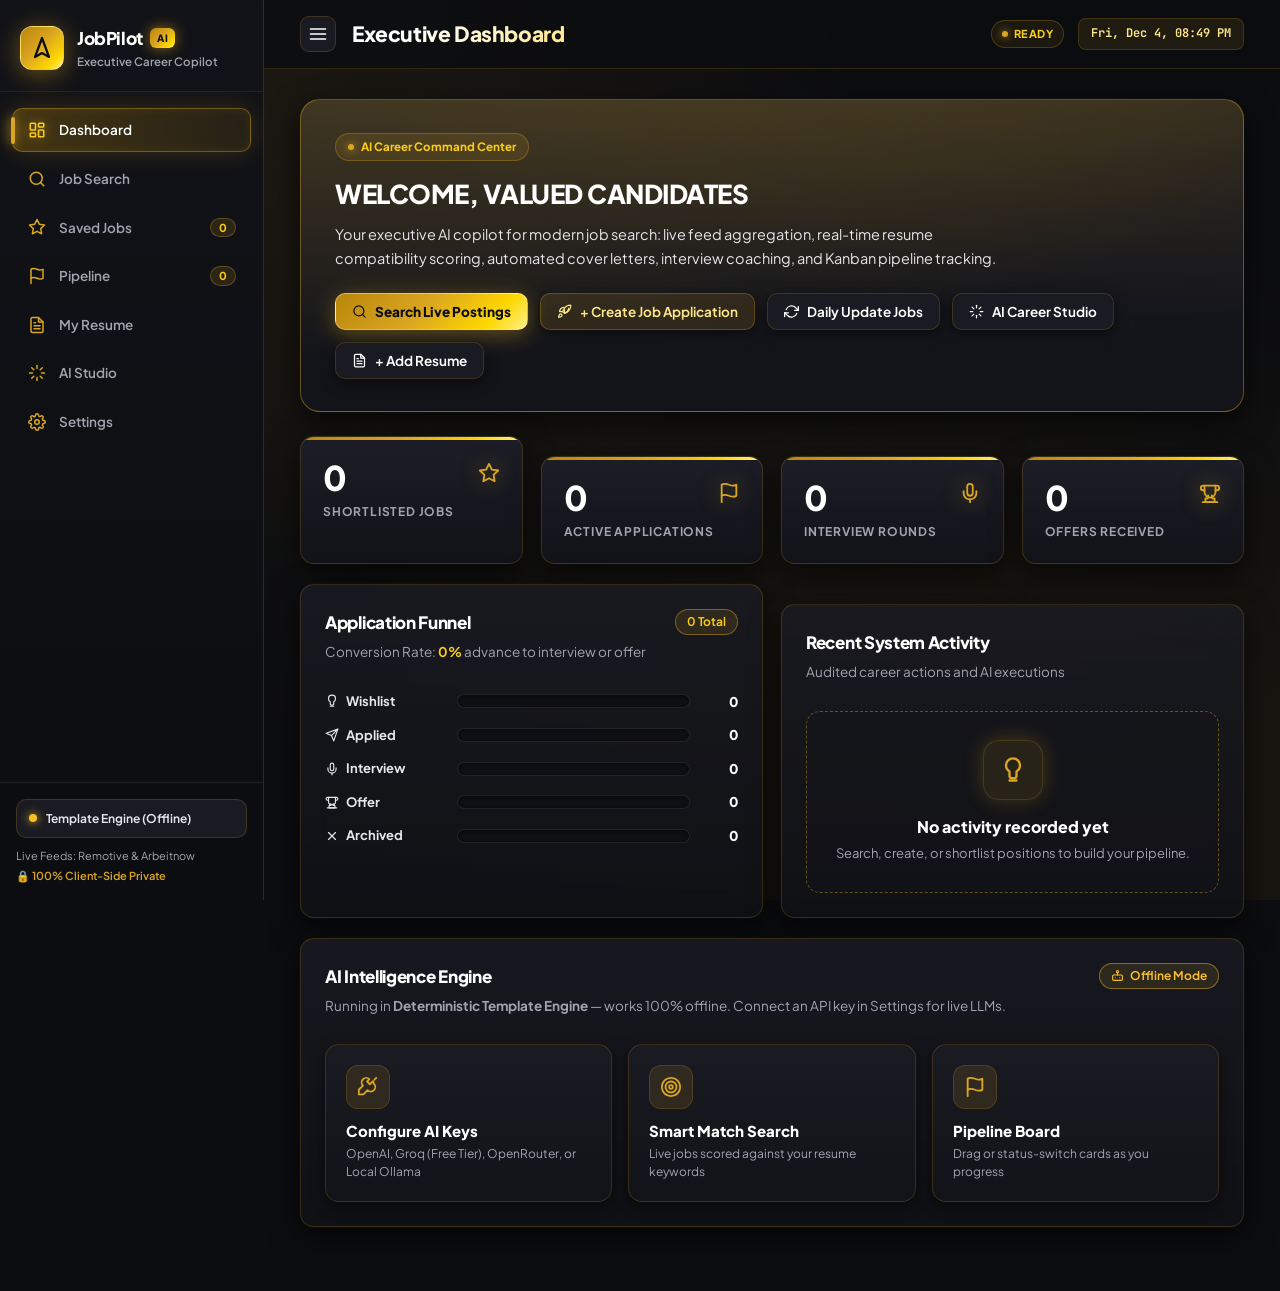
<file: index.html>
<!DOCTYPE html>
<html lang="en">
<head>
<meta charset="UTF-8" />
<meta name="viewport" content="width=device-width, initial-scale=1.0" />
<title>JobPilot AI — Executive Job Search &amp; Career Copilot</title>
<meta name="description" content="AI-powered job search, resume tailoring, cover letters, interview prep, and Kanban application pipeline tracking." />
<link rel="icon" href="data:image/svg+xml,%3Csvg xmlns='http://www.w3.org/2000/svg' viewBox='0 0 24 24' fill='none' stroke='%23daa520' stroke-width='2' stroke-linecap='round' stroke-linejoin='round'%3E%3Cpolygon points='12 2 19 21 12 17 5 21 12 2'/%3E%3C/svg%3E" />
<style>
/* ============================================================
   JobPilot AI — Executive Obsidian Black & Radiant Gold / Warm Champagne Design System
   High-Tech, Glassmorphism, Micro-Animations & SaaS Aesthetics
   ============================================================ */

@import url('https://fonts.googleapis.com/css2?family=Plus+Jakarta+Sans:wght@300;400;500;600;700;800;900&family=JetBrains+Mono:wght@400;500;600;700&display=swap');

:root {
  /* Core Luxury Obsidian Black Background Hierarchy (#1A1A1A & Pure Deep Black) */
  --bg-main: #0c0d10;
  --bg-sidebar: #101115;
  --bg-card: #15161c;
  --bg-card-glass: rgba(21, 22, 28, 0.85);
  --bg-card-hover: rgba(28, 29, 36, 0.95);
  --bg-surface: #1a1b22;
  --bg-input: #0f1014;
  --bg-input-focus: #181920;

  /* Executive Warm Champagne & Radiant Gold Accents (#DAA520 / Deep Gold) */
  --gold-50: #fefce8;
  --gold-100: #fef3c7;
  --gold-200: #fde68a;
  --gold-300: #facc15;
  --gold-400: #daa520;
  --gold-500: #c69214;
  --gold-600: #a16207;
  --gold-700: #713f12;
  --gold-glow: rgba(218, 165, 32, 0.35);
  --gold-glow-lg: 0 0 35px rgba(218, 165, 32, 0.28);
  --gold-subtle: rgba(218, 165, 32, 0.08);

  /* Backward Compatibility Aliases */
  --sky-50: var(--gold-50);
  --sky-100: var(--gold-100);
  --sky-200: var(--gold-200);
  --sky-300: var(--gold-300);
  --sky-400: var(--gold-400);
  --sky-500: var(--gold-500);
  --sky-600: var(--gold-600);
  --sky-700: var(--gold-700);
  --sky-glow: var(--gold-glow);
  --sky-glow-lg: var(--gold-glow-lg);
  --sky-subtle: var(--gold-subtle);

  /* Primary Gradients */
  --accent: var(--gold-400);
  --accent-light: var(--gold-300);
  --accent-dark: var(--gold-600);
  --grad-gold: linear-gradient(135deg, #b8860b 0%, #daa520 45%, #ffd700 80%, #fef08a 100%);
  --grad-gold-subtle: linear-gradient(135deg, rgba(218, 165, 32, 0.22) 0%, rgba(218, 165, 32, 0.06) 100%);
  --grad-sky: var(--grad-gold);
  --grad-sky-subtle: var(--grad-gold-subtle);
  --grad-card: linear-gradient(180deg, rgba(26, 27, 34, 0.85) 0%, rgba(16, 17, 21, 0.95) 100%);
  --grad-glow: radial-gradient(circle at 50% 0%, rgba(218, 165, 32, 0.2) 0%, transparent 70%);

  /* Borders & Dividers */
  --border: rgba(218, 165, 32, 0.18);
  --border-strong: rgba(218, 165, 32, 0.42);
  --border-hover: rgba(218, 165, 32, 0.8);
  --border-soft: rgba(255, 255, 255, 0.08);

  /* High-Contrast Typography */
  --text-main: #ffffff;
  --text-body: #e5e5eb;
  --text-muted: #a3a3b0;
  --text-faint: #737382;

  /* Status Colors */
  --ok: #34d399;
  --ok-glow: rgba(52, 211, 153, 0.25);
  --warn: #fbbf24;
  --warn-glow: rgba(251, 191, 36, 0.25);
  --danger: #f87171;
  --danger-glow: rgba(248, 113, 113, 0.25);

  /* Geometry & Shadows */
  --shadow-sm: 0 4px 14px rgba(0, 0, 0, 0.5);
  --shadow-md: 0 10px 30px rgba(0, 0, 0, 0.65), 0 0 1px rgba(218, 165, 32, 0.25);
  --shadow-lg: 0 20px 50px rgba(0, 0, 0, 0.85), 0 0 35px rgba(218, 165, 32, 0.2);
  --radius-sm: 8px;
  --radius: 14px;
  --radius-lg: 20px;
  --sidebar-w: 264px;
}

/* Base Reset */
*, *::before, *::after {
  box-sizing: border-box;
  margin: 0;
  padding: 0;
}

html {
  font-size: 15px;
  scroll-behavior: smooth;
  background-color: var(--bg-main);
  color-scheme: dark;
}

/* Critical: Ensure the HTML 'hidden' attribute always hides elements */
/* even when CSS explicitly sets a display property like display:grid */
[hidden] { display: none !important; }

body {
  background-color: var(--bg-main);
  background-image:
    radial-gradient(at 10% 10%, rgba(218, 165, 32, 0.09) 0px, transparent 45%),
    radial-gradient(at 90% 90%, rgba(184, 134, 11, 0.08) 0px, transparent 50%),
    radial-gradient(at 50% 50%, rgba(218, 165, 32, 0.04) 0px, transparent 65%);
  background-attachment: fixed;
  color: var(--text-body);
  font-family: 'Plus Jakarta Sans', system-ui, -apple-system, sans-serif;
  line-height: 1.6;
  -webkit-font-smoothing: antialiased;
  -moz-osx-font-smoothing: grayscale;
  min-height: 100vh;
}

::selection {
  background: rgba(218, 165, 32, 0.4);
  color: #fff;
}

/* Custom High-Tech Scrollbar */
::-webkit-scrollbar {
  width: 8px;
  height: 8px;
}
::-webkit-scrollbar-track {
  background: rgba(12, 13, 16, 0.9);
}
::-webkit-scrollbar-thumb {
  background: #282936;
  border-radius: 999px;
  border: 2px solid #0c0d10;
}
::-webkit-scrollbar-thumb:hover {
  background: var(--sky-500);
}

a {
  color: var(--sky-400);
  text-decoration: none;
  transition: color 0.15s ease, text-shadow 0.15s ease;
}
a:hover {
  color: var(--sky-200);
  text-shadow: 0 0 12px rgba(218, 165, 32, 0.5);
}

/* SVG Vector Icon Utilities */
.icon-svg {
  display: inline-block;
  vertical-align: middle;
  flex-shrink: 0;
}

.icon-spin {
  animation: spin 1.2s linear infinite;
}

@keyframes spin {
  from { transform: rotate(0deg); }
  to { transform: rotate(360deg); }
}

/* ---------- Shell Layout ---------- */
.shell {
  display: flex;
  min-height: 100vh;
  position: relative;
}

/* Sidebar */
.sidebar {
  width: var(--sidebar-w);
  flex: 0 0 var(--sidebar-w);
  background: linear-gradient(180deg, #121318 0%, #0c0d10 100%);
  border-right: 1px solid var(--border);
  display: flex;
  flex-direction: column;
  position: sticky;
  top: 0;
  height: 100vh;
  z-index: 50;
  backdrop-filter: blur(24px);
}

.brand {
  display: flex;
  gap: 13px;
  align-items: center;
  padding: 24px 20px 20px;
  border-bottom: 1px solid var(--border-soft);
}

.brand-logo {
  width: 44px;
  height: 44px;
  border-radius: 12px;
  display: grid;
  place-items: center;
  background: var(--grad-sky);
  color: #0c0d10;
  box-shadow: 0 4px 24px rgba(218, 165, 32, 0.45);
  border: 1px solid rgba(255, 255, 255, 0.35);
  transition: transform 0.25s cubic-bezier(0.16, 1, 0.3, 1), box-shadow 0.25s ease;
}
.brand-logo:hover {
  transform: rotate(-6deg) scale(1.06);
  box-shadow: 0 8px 30px rgba(218, 165, 32, 0.7);
}

.brand-name {
  font-weight: 850;
  font-size: 17.5px;
  letter-spacing: -0.4px;
  display: flex;
  align-items: center;
  gap: 7px;
  color: #ffffff;
}

.ai-badge {
  font-size: 10px;
  font-weight: 900;
  letter-spacing: 0.8px;
  color: #0c0d10;
  background: var(--grad-sky);
  padding: 2px 7px;
  border-radius: 6px;
  text-transform: uppercase;
  box-shadow: 0 0 14px rgba(218, 165, 32, 0.6);
}

.brand-sub {
  color: var(--text-muted);
  font-size: 11.5px;
  font-weight: 600;
  margin-top: 1px;
}

/* Nav */
.nav {
  display: flex;
  flex-direction: column;
  gap: 5px;
  padding: 16px 12px;
  flex: 1;
  overflow-y: auto;
}

.nav a {
  display: flex;
  align-items: center;
  gap: 12px;
  color: var(--text-muted);
  padding: 10px 14px;
  border-radius: 10px;
  font-weight: 600;
  font-size: 13.5px;
  transition: all 0.2s cubic-bezier(0.16, 1, 0.3, 1);
  position: relative;
  border: 1px solid transparent;
}

.nav a:hover {
  color: #ffffff;
  background: rgba(218, 165, 32, 0.08);
  border-color: rgba(218, 165, 32, 0.2);
  transform: translateX(3px);
}

.nav a.active {
  color: #ffffff;
  background: linear-gradient(90deg, rgba(184, 134, 11, 0.3) 0%, rgba(218, 165, 32, 0.1) 100%);
  border: 1px solid rgba(218, 165, 32, 0.4);
  box-shadow: 0 0 24px rgba(218, 165, 32, 0.2), inset 0 0 12px rgba(218, 165, 32, 0.1);
}

.nav a.active::before {
  content: '';
  position: absolute;
  left: -2px;
  top: 18%;
  bottom: 18%;
  width: 4px;
  border-radius: 4px;
  background: var(--sky-400);
  box-shadow: 0 0 12px var(--sky-400);
}

.nav-ico {
  width: 20px;
  height: 20px;
  display: grid;
  place-items: center;
  color: var(--sky-400);
  transition: transform 0.2s ease, color 0.2s ease;
}
.nav a:hover .nav-ico {
  transform: scale(1.15);
  color: var(--sky-200);
}
.nav a.active .nav-ico {
  color: var(--sky-300);
  filter: drop-shadow(0 0 6px rgba(218, 165, 32, 0.6));
}

.pill {
  margin-left: auto;
  font-size: 11px;
  font-weight: 750;
  color: var(--sky-300);
  background: rgba(218, 165, 32, 0.14);
  border: 1px solid rgba(218, 165, 32, 0.3);
  border-radius: 999px;
  padding: 1px 8px;
  min-width: 22px;
  text-align: center;
  line-height: 1.4;
}

.sidebar-foot {
  padding: 16px;
  border-top: 1px solid var(--border-soft);
  background: rgba(12, 13, 16, 0.7);
}

.ai-status {
  display: flex;
  align-items: center;
  gap: 9px;
  font-size: 12px;
  font-weight: 650;
  color: var(--text-body);
  background: var(--bg-surface);
  border: 1px solid var(--border);
  padding: 9px 12px;
  border-radius: 10px;
  margin-bottom: 10px;
  transition: border-color 0.2s, box-shadow 0.2s;
}
.ai-status:hover {
  border-color: var(--sky-400);
  box-shadow: 0 0 14px rgba(218, 165, 32, 0.2);
}

.ai-status .dot {
  width: 8px;
  height: 8px;
  border-radius: 50%;
  background: var(--warn);
  box-shadow: 0 0 10px var(--warn);
  animation: pulse-dot 2s infinite ease-in-out;
  flex-shrink: 0;
}
.ai-status.connected .dot {
  background: var(--sky-400);
  box-shadow: 0 0 12px var(--sky-400);
}

@keyframes pulse-dot {
  0%, 100% { transform: scale(1); opacity: 0.9; }
  50% { transform: scale(1.3); opacity: 1; }
}

.foot-note {
  color: var(--text-muted);
  font-size: 11px;
  line-height: 1.5;
  display: flex;
  flex-direction: column;
  gap: 3px;
}
.foot-lock {
  color: var(--sky-400);
  font-weight: 600;
}

/* ---------- Main Topbar ---------- */
.main {
  flex: 1;
  min-width: 0;
  display: flex;
  flex-direction: column;
}

.topbar {
  display: flex;
  align-items: center;
  gap: 16px;
  padding: 16px 36px;
  border-bottom: 1px solid var(--border);
  background: rgba(12, 13, 16, 0.85);
  backdrop-filter: blur(20px);
  position: sticky;
  top: 0;
  z-index: 40;
}

.view-title {
  font-size: 21px;
  font-weight: 850;
  margin: 0;
  letter-spacing: -0.4px;
  background: linear-gradient(135deg, #ffffff 30%, var(--sky-200) 100%);
  -webkit-background-clip: text;
  -webkit-text-fill-color: transparent;
}

.topbar-right {
  margin-left: auto;
  display: flex;
  align-items: center;
  gap: 14px;
}

.system-badge {
  display: inline-flex;
  align-items: center;
  gap: 6px;
  background: rgba(218, 165, 32, 0.08);
  border: 1px solid rgba(218, 165, 32, 0.25);
  border-radius: 999px;
  padding: 4px 10px;
  font-size: 11px;
  font-weight: 750;
  color: var(--sky-300);
  letter-spacing: 0.5px;
}
.badge-pulse {
  width: 6px;
  height: 6px;
  border-radius: 50%;
  background: var(--sky-400);
  box-shadow: 0 0 8px var(--sky-400);
}

.clock {
  color: var(--sky-200);
  font-size: 12px;
  font-weight: 650;
  font-family: 'JetBrains Mono', monospace;
  background: rgba(218, 165, 32, 0.1);
  border: 1px solid var(--border);
  padding: 5px 12px;
  border-radius: 8px;
}

.view {
  padding: 30px 36px 64px;
  max-width: 1280px;
  width: 100%;
  margin: 0 auto;
  animation: fadeIn 0.22s ease-out;
}

@keyframes fadeIn {
  from { opacity: 0; transform: translateY(6px); }
  to { opacity: 1; transform: translateY(0); }
}

.menu-btn { display: none; }

/* ---------- Buttons & Interactive Elements ---------- */
.icon-btn {
  background: var(--bg-surface);
  color: var(--text-main);
  border: 1px solid var(--border);
  width: 36px;
  height: 36px;
  border-radius: 9px;
  cursor: pointer;
  display: inline-grid;
  place-items: center;
  transition: all 0.2s cubic-bezier(0.16, 1, 0.3, 1);
}
.icon-btn:hover {
  border-color: var(--sky-400);
  background: rgba(218, 165, 32, 0.15);
  color: var(--sky-200);
  box-shadow: 0 0 16px rgba(218, 165, 32, 0.3);
  transform: translateY(-1px);
}
.icon-btn:active { transform: translateY(0); }

.btn {
  display: inline-flex;
  align-items: center;
  justify-content: center;
  gap: 8px;
  background: var(--bg-surface);
  color: #ffffff;
  border: 1px solid var(--border);
  border-radius: 10px;
  padding: 9px 16px;
  font-weight: 650;
  font-size: 13.5px;
  cursor: pointer;
  transition: all 0.2s cubic-bezier(0.16, 1, 0.3, 1);
  white-space: nowrap;
  font-family: inherit;
  box-shadow: var(--shadow-sm);
}
.btn:hover {
  border-color: var(--sky-400);
  background: rgba(218, 165, 32, 0.12);
  color: #ffffff;
  box-shadow: 0 0 18px rgba(218, 165, 32, 0.25);
  transform: translateY(-1px);
}
.btn:active { transform: translateY(0); }
.btn:disabled {
  opacity: 0.5;
  cursor: not-allowed;
  transform: none;
  box-shadow: none;
}

.btn-primary {
  background: var(--grad-sky);
  border: 1px solid rgba(255, 255, 255, 0.35);
  color: #0c0d10;
  font-weight: 850;
  box-shadow: 0 4px 22px rgba(218, 165, 32, 0.4);
}
.btn-primary:hover {
  filter: brightness(1.12);
  color: #0c0d10;
  box-shadow: 0 6px 28px rgba(218, 165, 32, 0.65);
}

.btn-sky-soft {
  background: rgba(218, 165, 32, 0.12);
  color: var(--sky-300);
  border: 1px solid rgba(218, 165, 32, 0.35);
}
.btn-sky-soft:hover {
  background: rgba(218, 165, 32, 0.22);
  border-color: var(--sky-400);
  color: #ffffff;
}

.btn-danger {
  border-color: rgba(248, 113, 113, 0.4);
  color: var(--danger);
  background: rgba(248, 113, 113, 0.08);
}
.btn-danger:hover {
  border-color: var(--danger);
  background: rgba(248, 113, 113, 0.2);
  box-shadow: 0 0 14px var(--danger-glow);
  color: #ffffff;
}

.btn-ghost {
  background: transparent;
  border-color: transparent;
  box-shadow: none;
}
.btn-ghost:hover {
  background: rgba(255, 255, 255, 0.06);
  border-color: var(--border-soft);
}

.btn-sm {
  padding: 6px 11px;
  font-size: 12px;
  border-radius: 8px;
}

.btn-saved-active {
  background: rgba(251, 191, 36, 0.15);
  border-color: rgba(251, 191, 36, 0.45);
  color: var(--warn);
}
.btn-tracked-active {
  background: rgba(218, 165, 32, 0.2);
  border-color: var(--sky-400);
  color: #ffffff;
}

/* Spinner */
.spinner-inline {
  width: 14px;
  height: 14px;
  border: 2px solid rgba(218, 165, 32, 0.3);
  border-top-color: var(--sky-300);
  border-radius: 50%;
  animation: spin 0.8s linear infinite;
  display: inline-block;
  vertical-align: middle;
}

/* ---------- Cards & Containers ---------- */
.card {
  background: var(--grad-card);
  border: 1px solid var(--border);
  border-radius: var(--radius);
  padding: 24px;
  box-shadow: var(--shadow-md);
  position: relative;
  backdrop-filter: blur(16px);
  transition: border-color 0.2s ease, box-shadow 0.2s ease;
}
.card:hover {
  border-color: rgba(218, 165, 32, 0.35);
}
.card + .card { margin-top: 20px; }

.card-head-row {
  display: flex;
  align-items: flex-start;
  justify-content: space-between;
  gap: 14px;
  margin-bottom: 12px;
}

.card h3 {
  margin: 0 0 6px;
  font-size: 17px;
  font-weight: 800;
  letter-spacing: -0.3px;
  color: #ffffff;
}
.card .sub {
  color: var(--text-muted);
  font-size: 13.5px;
  margin: 0 0 16px;
  line-height: 1.5;
}

/* Grids */
.grid { display: grid; gap: 18px; }
.grid-2 { grid-template-columns: 1fr 1fr; }
.grid-3 { grid-template-columns: repeat(3, 1fr); }
.grid-4 { grid-template-columns: repeat(4, 1fr); }

/* Stat Cards */
.stat-card {
  position: relative;
  overflow: hidden;
  background: linear-gradient(180deg, #1c1d26 0%, #121318 100%);
  border: 1px solid var(--border);
  padding: 22px;
  cursor: pointer;
  transition: transform 0.2s ease, box-shadow 0.2s ease, border-color 0.2s ease;
}
.stat-card:hover {
  transform: translateY(-3px);
  border-color: var(--sky-400);
  box-shadow: 0 12px 30px rgba(0, 0, 0, 0.6), 0 0 25px rgba(218, 165, 32, 0.25);
}
.stat-card::after {
  content: "";
  position: absolute;
  top: 0; left: 0; right: 0;
  height: 3px;
  background: var(--grad-sky);
}
.stat-num {
  font-size: 34px;
  font-weight: 900;
  letter-spacing: -1px;
  color: #ffffff;
  line-height: 1.1;
  margin-bottom: 6px;
}
.stat-label {
  color: var(--text-muted);
  font-size: 12px;
  font-weight: 700;
  text-transform: uppercase;
  letter-spacing: 0.8px;
}
.stat-icon-wrap {
  float: right;
  color: var(--sky-400);
  filter: drop-shadow(0 0 10px rgba(218, 165, 32, 0.5));
}

/* Chips & Badges */
.chip {
  display: inline-flex;
  align-items: center;
  gap: 6px;
  background: rgba(14, 28, 54, 0.85);
  border: 1px solid var(--border);
  color: var(--text-body);
  font-size: 12px;
  font-weight: 650;
  padding: 4px 11px;
  border-radius: 999px;
  line-height: 1.3;
}
.chip.ok {
  color: var(--ok);
  border-color: rgba(52, 211, 153, 0.45);
  background: rgba(52, 211, 153, 0.1);
}
.chip.warn {
  color: var(--warn);
  border-color: rgba(251, 191, 36, 0.45);
  background: rgba(251, 191, 36, 0.1);
}
.chip.info {
  color: var(--sky-300);
  border-color: rgba(218, 165, 32, 0.45);
  background: rgba(218, 165, 32, 0.12);
}

/* ---------- Forms, Inputs & OS Select Styling ---------- */
label.field {
  display: block;
  margin-bottom: 16px;
}
label.field > span {
  display: block;
  font-size: 12.5px;
  font-weight: 750;
  color: var(--text-body);
  margin-bottom: 6px;
  letter-spacing: 0.3px;
}

input[type=text],
input[type=password],
input[type=url],
input[type=number],
input[type=email],
select,
textarea {
  width: 100%;
  background: var(--bg-input);
  color: #ffffff;
  border: 1px solid var(--border);
  border-radius: 10px;
  padding: 11px 14px;
  font: inherit;
  font-size: 14px;
  outline: none;
  transition: border-color 0.2s ease, box-shadow 0.2s ease, background 0.2s ease;
}
input:focus, select:focus, textarea:focus {
  border-color: var(--sky-400);
  background: var(--bg-input-focus);
  box-shadow: 0 0 0 3px rgba(218, 165, 32, 0.2), 0 0 18px rgba(218, 165, 32, 0.2);
}
input::placeholder, textarea::placeholder {
  color: var(--text-muted);
}

/* Explicit Select & Option Styling for cross-OS clarity */
select {
  cursor: pointer;
  appearance: none;
  background-color: var(--bg-input);
  color: #ffffff;
  background-image: url("data:image/svg+xml,%3Csvg xmlns='http://www.w3.org/2000/svg' fill='none' viewBox='0 0 24 24' stroke='%2338bdf8'%3E%3Cpath stroke-linecap='round' stroke-linejoin='round' stroke-width='2' d='M19 9l-7 7-7-7'%3E%3C/path%3E%3C/svg%3E");
  background-repeat: no-repeat;
  background-position: right 12px center;
  background-size: 16px;
  padding-right: 38px;
}
select option {
  background-color: #15161c !important;
  color: #ffffff !important;
  padding: 8px;
}

textarea {
  resize: vertical;
  min-height: 110px;
  line-height: 1.6;
}
input[type=range] {
  width: 100%;
  accent-color: var(--sky-400);
  cursor: pointer;
}
.form-row { display: grid; grid-template-columns: 1fr 1fr; gap: 16px; }
.form-row-3 { display: grid; grid-template-columns: 1fr 1fr 1fr; gap: 16px; }

.checkbox-row {
  display: inline-flex;
  align-items: center;
  gap: 8px;
  color: var(--text-body);
  font-size: 13.5px;
  font-weight: 650;
  cursor: pointer;
  user-select: none;
}
.checkbox-row input {
  width: 17px;
  height: 17px;
  accent-color: var(--sky-400);
  cursor: pointer;
}

/* ---------- Search Bar ---------- */
.search-bar {
  display: flex;
  gap: 12px;
  flex-wrap: wrap;
  align-items: center;
  background: linear-gradient(180deg, #171820 0%, #121318 100%);
  border: 1px solid var(--border);
  border-radius: var(--radius);
  padding: 16px;
  margin-bottom: 18px;
  box-shadow: var(--shadow-md);
}
.search-input-wrap {
  flex: 2 1 260px;
  position: relative;
  display: flex;
  align-items: center;
}
.search-icon {
  position: absolute;
  left: 14px;
  color: var(--sky-400);
  pointer-events: none;
}
.search-input-wrap input[type=text] {
  padding-left: 40px;
  background: #0c0d10;
}
.search-bar select {
  flex: 1 1 160px;
  background-color: #0c0d10;
}
.search-bar .btn { flex-shrink: 0; }

.quick-filter-chips {
  display: flex;
  gap: 8px;
  flex-wrap: wrap;
  align-items: center;
  margin-bottom: 16px;
}
.quick-filter-label {
  font-size: 12.5px;
  color: var(--text-muted);
  font-weight: 700;
}
.q-chip {
  cursor: pointer;
  font-size: 12px;
  font-weight: 600;
  padding: 5px 12px;
  border-radius: 999px;
  background: rgba(218, 165, 32, 0.08);
  border: 1px solid var(--border);
  color: var(--text-body);
  transition: all 0.15s ease;
}
.q-chip:hover {
  border-color: var(--sky-400);
  color: #ffffff;
  background: rgba(218, 165, 32, 0.2);
  box-shadow: 0 0 12px rgba(218, 165, 32, 0.25);
}

.search-meta-bar {
  display: flex;
  align-items: center;
  gap: 10px;
  flex-wrap: wrap;
  color: var(--text-body);
  font-size: 13px;
  margin-bottom: 16px;
}
.match-badge-indicator {
  color: var(--sky-300);
  font-weight: 700;
  display: inline-flex;
  align-items: center;
  gap: 4px;
}
.add-resume-cta {
  color: var(--sky-400);
  font-weight: 700;
  display: inline-flex;
  align-items: center;
  gap: 4px;
}

/* ---------- Job Cards Grid ---------- */
.jobs-grid {
  display: grid;
  grid-template-columns: repeat(auto-fill, minmax(350px, 1fr));
  gap: 18px;
}

.job-card {
  background: linear-gradient(180deg, #1a1b22 0%, #121318 100%);
  border: 1px solid var(--border);
  border-radius: var(--radius);
  padding: 20px;
  display: flex;
  flex-direction: column;
  gap: 13px;
  transition: all 0.22s cubic-bezier(0.16, 1, 0.3, 1);
  cursor: pointer;
  position: relative;
  box-shadow: var(--shadow-sm);
}
.job-card:hover {
  border-color: var(--sky-400);
  transform: translateY(-3px);
  box-shadow: 0 14px 34px rgba(0, 0, 0, 0.7), 0 0 28px rgba(218, 165, 32, 0.25);
}

.job-head {
  display: flex;
  gap: 13px;
  align-items: flex-start;
}
.job-logo {
  width: 48px;
  height: 48px;
  border-radius: 12px;
  background: #0f1014;
  border: 1px solid var(--border);
  display: grid;
  place-items: center;
  font-weight: 850;
  font-size: 17px;
  color: var(--sky-400);
  overflow: hidden;
  flex-shrink: 0;
  box-shadow: inset 0 0 12px rgba(218, 165, 32, 0.15);
}
.job-logo img {
  width: 100%;
  height: 100%;
  object-fit: contain;
}

.job-title {
  font-weight: 800;
  font-size: 15.5px;
  line-height: 1.35;
  color: #ffffff;
  transition: color 0.15s;
}
.job-card:hover .job-title {
  color: var(--sky-200);
}

.job-company {
  color: var(--text-muted);
  font-size: 13.5px;
  font-weight: 650;
  margin-top: 2px;
}

.job-meta {
  display: flex;
  flex-wrap: wrap;
  gap: 6px;
}
.job-tags {
  display: flex;
  flex-wrap: wrap;
  gap: 6px;
}
.tag {
  font-size: 11px;
  font-weight: 650;
  color: var(--sky-300);
  background: rgba(218, 165, 32, 0.08);
  border: 1px solid rgba(218, 165, 32, 0.22);
  padding: 3px 9px;
  border-radius: 999px;
}

.job-actions {
  display: flex;
  gap: 8px;
  margin-top: auto;
  padding-top: 8px;
  flex-wrap: wrap;
  align-items: center;
}
.job-date {
  color: var(--text-muted);
  font-size: 11.5px;
  margin-left: auto;
  align-self: center;
  white-space: nowrap;
}

.score-badge-card {
  position: absolute;
  top: 14px;
  right: 14px;
  font-size: 11.5px;
  font-weight: 850;
  padding: 3px 10px;
  border-radius: 999px;
  border: 1px solid rgba(218, 165, 32, 0.45);
  color: var(--sky-400);
  background: rgba(218, 165, 32, 0.14);
  box-shadow: 0 0 12px rgba(218, 165, 32, 0.25);
  display: inline-flex;
  align-items: center;
  gap: 4px;
}
.score-badge-card.score-good {
  color: var(--ok);
  border-color: rgba(52, 211, 153, 0.55);
  background: rgba(52, 211, 153, 0.15);
  box-shadow: 0 0 12px var(--ok-glow);
}
.score-badge-card.score-mid {
  color: var(--warn);
  border-color: rgba(251, 191, 36, 0.55);
  background: rgba(251, 191, 36, 0.15);
}

.section-head {
  display: flex;
  align-items: center;
  gap: 14px;
  margin: 24px 0 16px;
}
.section-head h2 {
  color: var(--sky-300);
  text-transform: uppercase;
  letter-spacing: 1px;
  font-size: 13.5px;
  font-weight: 800;
  margin: 0;
}
.section-head .line {
  flex: 1;
  height: 1px;
  background: linear-gradient(90deg, var(--border) 0%, transparent 100%);
}

/* Empty & Skeleton States */
.empty {
  text-align: center;
  padding: 48px 24px;
  color: var(--text-body);
  border: 1px dashed var(--border-strong);
  border-radius: var(--radius);
  background: rgba(21, 22, 28, 0.45);
}
.empty-icon-box {
  width: 60px;
  height: 60px;
  margin: 0 auto 14px;
  border-radius: 16px;
  background: rgba(218, 165, 32, 0.1);
  border: 1px solid var(--border);
  display: grid;
  place-items: center;
  color: var(--sky-400);
  box-shadow: 0 0 20px rgba(218, 165, 32, 0.25);
}
.empty-title {
  font-weight: 800;
  font-size: 16px;
  color: #ffffff;
  margin-bottom: 4px;
}
.empty-desc {
  font-size: 13px;
  color: var(--text-muted);
  max-width: 440px;
  margin: 0 auto;
}

.skeleton {
  border-radius: var(--radius);
  border: 1px solid var(--border);
  background: linear-gradient(90deg, #171820 25%, #242533 50%, #171820 75%);
  background-size: 200% 100%;
  animation: shimmer 1.4s infinite;
  height: 170px;
}
@keyframes shimmer {
  0% { background-position: 200% 0; }
  100% { background-position: -200% 0; }
}

/* ---------- Kanban Pipeline ---------- */
.kanban {
  display: grid;
  grid-template-columns: repeat(5, minmax(230px, 1fr));
  gap: 16px;
  overflow-x: auto;
  padding-bottom: 16px;
}
.kanban-col {
  background: linear-gradient(180deg, #16171e 0%, #0f1014 100%);
  border: 1px solid var(--border);
  border-radius: var(--radius);
  display: flex;
  flex-direction: column;
  min-height: 260px;
  max-height: 74vh;
  box-shadow: var(--shadow-sm);
  transition: border-color 0.2s, box-shadow 0.2s;
}
.kanban-col.dragover {
  border-color: var(--sky-400);
  box-shadow: 0 0 0 3px rgba(218, 165, 32, 0.25), 0 0 25px rgba(218, 165, 32, 0.3);
}

.kanban-head {
  padding: 14px 16px;
  border-bottom: 1px solid var(--border-soft);
  font-weight: 800;
  font-size: 13.5px;
  display: flex;
  align-items: center;
  gap: 8px;
  background: rgba(255, 255, 255, 0.03);
  color: #ffffff;
}
.kanban-head-icon { color: var(--sky-400); }
.kanban-count {
  margin-left: auto;
  font-size: 11px;
  font-weight: 800;
  color: var(--sky-300);
  background: rgba(218, 165, 32, 0.14);
  border: 1px solid rgba(218, 165, 32, 0.3);
  border-radius: 999px;
  padding: 1px 8px;
}
.kanban-body {
  padding: 12px;
  display: flex;
  flex-direction: column;
  gap: 11px;
  overflow-y: auto;
  flex: 1;
}

.kcard {
  background: linear-gradient(180deg, #1e1f2a 0%, #15161c 100%);
  border: 1px solid var(--border);
  border-radius: 11px;
  padding: 14px;
  cursor: grab;
  transition: all 0.18s ease;
  box-shadow: var(--shadow-sm);
  position: relative;
}
.kcard:active { cursor: grabbing; }
.kcard:hover {
  border-color: var(--sky-400);
  transform: translateY(-2px);
  box-shadow: 0 6px 20px rgba(0, 0, 0, 0.6), 0 0 16px rgba(218, 165, 32, 0.22);
}
.kcard.dragging {
  opacity: 0.4;
  transform: scale(0.96);
}
.kcard-title {
  font-weight: 750;
  font-size: 13.5px;
  line-height: 1.35;
  color: #ffffff;
}
.kcard-co {
  color: var(--text-muted);
  font-size: 12px;
  margin-top: 3px;
  font-weight: 600;
}
.kcard-note {
  color: var(--sky-300);
  font-size: 11.5px;
  margin-top: 6px;
  background: rgba(218, 165, 32, 0.08);
  padding: 4px 8px;
  border-radius: 6px;
  border: 1px solid rgba(218, 165, 32, 0.18);
  overflow: hidden;
  text-overflow: ellipsis;
  white-space: nowrap;
  display: flex;
  align-items: center;
  gap: 5px;
}
.kcard-foot {
  display: flex;
  align-items: center;
  gap: 6px;
  margin-top: 10px;
}
.kcard-foot .icon-btn {
  width: 28px;
  height: 28px;
  border-radius: 7px;
}
.kcard-status-select {
  font-size: 11px;
  padding: 2px 6px;
  height: 26px;
  background: #0f1014;
  border: 1px solid var(--border);
  border-radius: 6px;
  color: var(--sky-300);
  font-weight: 700;
  cursor: pointer;
}
.kcard-date {
  margin-left: auto;
  color: var(--text-muted);
  font-size: 11px;
}

/* ---------- Modals ---------- */
/* NOTE: modal-backdrop uses display:grid but the HTML 'hidden' attribute
   is protected by the global [hidden] rule above, so it stays hidden until
   openModal() removes the attribute via JS. */
.modal-backdrop {
  position: fixed;
  inset: 0;
  background: rgba(2, 5, 14, 0.88);
  backdrop-filter: blur(12px);
  display: grid;
  place-items: center;
  z-index: 100;
  padding: 20px;
  animation: fadeInBackdrop 0.18s ease-out;
}
@keyframes fadeInBackdrop {
  from { opacity: 0; }
  to { opacity: 1; }
}

.modal {
  background: linear-gradient(180deg, #1c1d26 0%, #121318 100%);
  border: 1px solid var(--border-strong);
  border-radius: var(--radius-lg);
  width: min(800px, 100%);
  max-height: 88vh;
  overflow-y: auto;
  padding: 30px;
  position: relative;
  box-shadow: var(--shadow-lg);
  animation: popModal 0.22s cubic-bezier(0.16, 1, 0.3, 1);
}
.modal.wide { width: min(960px, 100%); }

@keyframes popModal {
  from { transform: scale(0.95) translateY(10px); opacity: 0; }
  to { transform: scale(1) translateY(0); opacity: 1; }
}

.modal-close {
  position: absolute;
  top: 18px;
  right: 18px;
  z-index: 10;
}
.modal-ai-icon {
  width: 44px;
  height: 44px;
  border-radius: 12px;
  background: rgba(218, 165, 32, 0.14);
  border: 1px solid var(--border);
  color: var(--sky-400);
  display: grid;
  place-items: center;
  flex-shrink: 0;
}
.modal h2 {
  margin: 0 0 4px;
  font-size: 22px;
  font-weight: 850;
  padding-right: 36px;
  color: #ffffff;
  letter-spacing: -0.3px;
}
.modal h3 {
  margin: 20px 0 10px;
  font-size: 15.5px;
  font-weight: 800;
  color: var(--sky-400);
}
.modal .modal-sub {
  color: var(--text-muted);
  font-size: 13.5px;
  margin: 0 0 18px;
}
.modal-actions {
  display: flex;
  gap: 10px;
  flex-wrap: wrap;
  margin-top: 24px;
  padding-top: 18px;
  border-top: 1px solid var(--border-soft);
}

.job-desc {
  color: #d1d5db;
  font-size: 14px;
  line-height: 1.7;
  background: rgba(12, 13, 16, 0.5);
  padding: 18px;
  border-radius: 12px;
  border: 1px solid var(--border-soft);
}
.job-desc h1, .job-desc h2, .job-desc h3, .job-desc h4 {
  color: #ffffff;
  font-size: 15px;
  margin: 16px 0 6px;
}
.job-desc ul, .job-desc ol { padding-left: 24px; margin: 8px 0; }
.job-desc li { margin: 4px 0; }
.job-desc p { margin: 8px 0; }
.job-desc a { color: var(--sky-400); text-decoration: underline; }
.job-desc strong { color: #ffffff; }

/* AI Output Container */
.ai-output {
  background: #0c0d10;
  border: 1px solid var(--border-strong);
  border-radius: 12px;
  padding: 24px;
  font-size: 14.5px;
  line-height: 1.75;
  color: #e2e8f0;
  max-height: 520px;
  overflow-y: auto;
  box-shadow: inset 0 2px 12px rgba(0, 0, 0, 0.6);
}
.ai-output h4 {
  margin: 18px 0 8px;
  color: var(--sky-300);
  font-size: 15.5px;
  font-weight: 800;
}
.ai-output ul, .ai-output ol {
  padding-left: 24px;
  margin: 8px 0;
}
.ai-output li { margin: 6px 0; }
.ai-output p { margin: 8px 0; }
.ai-output strong { color: #ffffff; font-weight: 750; }

.output-head {
  display: flex;
  align-items: center;
  gap: 10px;
  margin: 14px 0 10px;
  flex-wrap: wrap;
}

/* Match Score Visual / Donut */
.score-big {
  display: flex;
  align-items: center;
  gap: 20px;
  margin: 10px 0 16px;
  background: rgba(218, 165, 32, 0.06);
  padding: 18px;
  border-radius: 14px;
  border: 1px solid var(--border);
}
.score-donut {
  --p: 0;
  width: 96px;
  height: 96px;
  border-radius: 50%;
  flex-shrink: 0;
  background: conic-gradient(var(--sky-400) calc(var(--p) * 1%), #242533 0);
  display: grid;
  place-items: center;
  position: relative;
  box-shadow: 0 0 24px rgba(218, 165, 32, 0.3);
}
.score-donut::before {
  content: "";
  position: absolute;
  inset: 10px;
  border-radius: 50%;
  background: #121318;
}
.score-donut span {
  position: relative;
  font-size: 22px;
  font-weight: 900;
  color: #ffffff;
}
.kw-list { display: flex; flex-wrap: wrap; gap: 6px; margin-top: 8px; }

/* Funnel Graph */
.funnel-row {
  display: grid;
  grid-template-columns: 120px 1fr 36px;
  align-items: center;
  gap: 12px;
  margin: 12px 0;
}
.funnel-label {
  color: var(--text-body);
  font-size: 13px;
  font-weight: 700;
  display: flex;
  align-items: center;
  gap: 7px;
}
.funnel-track {
  background: #0f1014;
  border: 1px solid var(--border-soft);
  border-radius: 999px;
  height: 14px;
  overflow: hidden;
  box-shadow: inset 0 1px 4px rgba(0,0,0,0.6);
}
.funnel-fill {
  height: 100%;
  background: var(--grad-sky);
  border-radius: 999px;
  transition: width 0.6s cubic-bezier(0.16, 1, 0.3, 1);
  min-width: 0;
  box-shadow: 0 0 14px rgba(218, 165, 32, 0.6);
}
.funnel-num {
  color: #ffffff;
  font-weight: 850;
  font-size: 13.5px;
  text-align: right;
}

/* Activity List */
.activity-list {
  display: flex;
  flex-direction: column;
  gap: 3px;
  max-height: 320px;
  overflow-y: auto;
}
.activity-item {
  display: flex;
  gap: 12px;
  padding: 10px 8px;
  border-bottom: 1px solid var(--border-soft);
  font-size: 13px;
  color: var(--text-body);
  align-items: center;
  transition: background 0.15s;
}
.activity-item:hover {
  background: rgba(218, 165, 32, 0.06);
}
.activity-item:last-child { border-bottom: none; }
.act-icon-box {
  width: 24px;
  height: 24px;
  border-radius: 6px;
  background: rgba(218, 165, 32, 0.12);
  color: var(--sky-400);
  display: grid;
  place-items: center;
  flex-shrink: 0;
}
.act-text { flex: 1; min-width: 0; }
.activity-item .when {
  margin-left: auto;
  color: var(--text-muted);
  font-size: 11px;
  white-space: nowrap;
}

/* Tool Grid (AI Studio) */
.tool-grid {
  display: grid;
  grid-template-columns: repeat(auto-fill, minmax(220px, 1fr));
  gap: 16px;
}
.tool-card {
  text-align: left;
  background: linear-gradient(180deg, #1a1b22 0%, #121318 100%);
  border: 1px solid var(--border);
  border-radius: var(--radius);
  padding: 20px;
  cursor: pointer;
  color: var(--text-body);
  font-family: inherit;
  transition: all 0.2s cubic-bezier(0.16, 1, 0.3, 1);
  box-shadow: var(--shadow-sm);
}
.tool-card:hover {
  border-color: var(--sky-400);
  transform: translateY(-2px);
  box-shadow: 0 8px 26px rgba(0,0,0,0.6), 0 0 20px rgba(218, 165, 32, 0.25);
}
.tool-card.active {
  border-color: var(--sky-400);
  background: linear-gradient(180deg, #22232f 0%, #171820 100%);
  box-shadow: 0 0 0 3px rgba(218, 165, 32, 0.25), 0 0 25px rgba(218, 165, 32, 0.3);
}
.tool-icon-wrap {
  width: 44px;
  height: 44px;
  border-radius: 12px;
  background: rgba(218, 165, 32, 0.12);
  border: 1px solid var(--border);
  color: var(--sky-400);
  display: grid;
  place-items: center;
  margin-bottom: 12px;
}
.tool-name { font-weight: 800; font-size: 15px; color: #ffffff; }
.tool-desc { color: var(--text-muted); font-size: 12px; margin-top: 5px; line-height: 1.5; }

/* Security Architecture Grid */
.security-grid {
  display: grid;
  grid-template-columns: 1fr 1fr;
  gap: 16px;
  margin-top: 14px;
}
.security-item {
  display: flex;
  gap: 12px;
  background: rgba(4, 9, 22, 0.7);
  border: 1px solid var(--border-soft);
  padding: 14px;
  border-radius: 12px;
}
.sec-icon {
  color: var(--sky-400);
  margin-top: 2px;
}
.sec-title {
  font-weight: 750;
  font-size: 13.5px;
  color: #ffffff;
  margin-bottom: 2px;
}
.sec-desc {
  font-size: 12px;
  color: var(--text-muted);
  line-height: 1.5;
}

/* Toasts */
.toasts {
  position: fixed;
  bottom: 24px;
  right: 24px;
  display: flex;
  flex-direction: column;
  gap: 10px;
  z-index: 250;
  max-width: 400px;
}
.toast {
  background: #16171e;
  border: 1px solid var(--border-strong);
  border-left: 4px solid var(--sky-400);
  border-radius: 12px;
  padding: 14px 18px;
  font-size: 13.5px;
  color: #ffffff;
  box-shadow: var(--shadow-lg);
  animation: slideToast 0.24s cubic-bezier(0.16, 1, 0.3, 1);
  display: flex;
  align-items: center;
  gap: 10px;
}
.toast-icon-wrap {
  color: var(--sky-400);
}
.toast.ok { border-left-color: var(--ok); }
.toast.ok .toast-icon-wrap { color: var(--ok); }
.toast.warn { border-left-color: var(--warn); }
.toast.warn .toast-icon-wrap { color: var(--warn); }
.toast.err { border-left-color: var(--danger); }
.toast.err .toast-icon-wrap { color: var(--danger); }

@keyframes slideToast {
  from { transform: translateX(40px) scale(0.95); opacity: 0; }
  to { transform: translateX(0) scale(1); opacity: 1; }
}
.toast.out {
  transition: all 0.25s ease;
  opacity: 0;
  transform: translateX(40px);
}

/* Dashboard Hero */
.hero {
  background:
    radial-gradient(1000px 320px at 10% -20%, rgba(218, 165, 32, 0.25), transparent),
    radial-gradient(800px 280px at 90% -20%, rgba(184, 134, 11, 0.2), transparent),
    linear-gradient(180deg, #1a1b22 0%, #121318 100%);
  border: 1px solid var(--border-strong);
  border-radius: var(--radius-lg);
  padding: 32px 34px;
  margin-bottom: 24px;
  box-shadow: var(--shadow-md);
  position: relative;
  overflow: hidden;
}
.hero-badge {
  display: inline-flex;
  align-items: center;
  gap: 7px;
  background: rgba(218, 165, 32, 0.12);
  border: 1px solid rgba(218, 165, 32, 0.3);
  padding: 4px 12px;
  border-radius: 999px;
  font-size: 11.5px;
  font-weight: 750;
  color: var(--sky-300);
  margin-bottom: 12px;
}
.hero-dot {
  width: 6px;
  height: 6px;
  border-radius: 50%;
  background: var(--sky-400);
  box-shadow: 0 0 8px var(--sky-400);
}
.hero h2 {
  margin: 0 0 8px;
  font-size: 26px;
  font-weight: 900;
  letter-spacing: -0.5px;
  color: #ffffff;
}
.hero p {
  color: var(--text-body);
  margin: 0 0 22px;
  max-width: 680px;
  font-size: 14.5px;
  line-height: 1.65;
}
.hero-actions { display: flex; gap: 12px; flex-wrap: wrap; }

.resume-stats { display: flex; gap: 8px; flex-wrap: wrap; margin-top: 14px; }

/* Responsive Rules */
@media (max-width: 1024px) {
  .grid-4 { grid-template-columns: 1fr 1fr; }
  .grid-3 { grid-template-columns: 1fr 1fr; }
  .kanban { grid-template-columns: repeat(5, 250px); }
  .security-grid { grid-template-columns: 1fr; }
}

@media (max-width: 768px) {
  .sidebar {
    position: fixed;
    left: 0;
    top: 0;
    bottom: 0;
    transform: translateX(-100%);
    transition: transform 0.25s cubic-bezier(0.16, 1, 0.3, 1);
    box-shadow: 20px 0 60px rgba(0, 0, 0, 0.85);
  }
  .sidebar.open { transform: none; }
  .menu-btn { display: inline-grid; }
  .view { padding: 20px 16px 60px; }
  .topbar { padding: 14px 16px; }
  .grid-2, .grid-3, .grid-4 { grid-template-columns: 1fr; }
  .form-row, .form-row-3 { grid-template-columns: 1fr; }
  .hero { padding: 24px 20px; }
  .hero h2 { font-size: 22px; }
}

/* Gold Button & Element Variants */
.btn-gold {
  background: var(--grad-gold);
  color: #0c0d10 !important;
  font-weight: 750;
  border: 1px solid rgba(255, 255, 255, 0.3);
  box-shadow: 0 4px 16px rgba(218, 165, 32, 0.4);
}
.btn-gold:hover {
  box-shadow: 0 6px 24px rgba(218, 165, 32, 0.65);
  transform: translateY(-1px);
  color: #000000 !important;
}
.btn-gold-soft, .btn-sky-soft {
  background: rgba(218, 165, 32, 0.12);
  color: var(--gold-200);
  border: 1px solid rgba(218, 165, 32, 0.28);
}
.btn-gold-soft:hover, .btn-sky-soft:hover {
  background: rgba(218, 165, 32, 0.22);
  color: #ffffff;
  border-color: var(--gold-400);
  box-shadow: 0 0 16px rgba(218, 165, 32, 0.35);
}

/* Interactive Cards & Pointer Cursors */
.stat-card, [data-go], .tool-card {
  cursor: pointer;
  transition: transform 0.18s cubic-bezier(0.16, 1, 0.3, 1), box-shadow 0.18s ease, border-color 0.18s ease;
}
.stat-card:hover, .tool-card:hover {
  transform: translateY(-2px);
  border-color: var(--gold-400);
  box-shadow: 0 10px 25px rgba(0, 0, 0, 0.5), 0 0 16px rgba(218, 165, 32, 0.25);
}

/* Quick Filter Chips */
.quick-filter-chips {
  display: flex;
  align-items: center;
  gap: 8px;
  flex-wrap: wrap;
  margin: 12px 0 16px;
}
.quick-filter-label {
  font-size: 12.5px;
  font-weight: 600;
  color: var(--text-muted);
  margin-right: 4px;
}
.q-chip {
  background: rgba(255, 255, 255, 0.04);
  color: var(--text-body);
  border: 1px solid rgba(255, 255, 255, 0.1);
  padding: 5px 12px;
  border-radius: 999px;
  font-size: 12px;
  font-weight: 500;
  cursor: pointer;
  transition: all 0.16s ease;
  outline: none;
}
.q-chip:hover {
  background: rgba(218, 165, 32, 0.12);
  color: #ffffff;
  border-color: var(--gold-400);
  transform: translateY(-1px);
}
.q-chip.active {
  background: var(--grad-gold);
  color: #0c0d10 !important;
  border-color: rgba(255, 255, 255, 0.4);
  font-weight: 700;
  box-shadow: 0 0 14px rgba(218, 165, 32, 0.45);
}

/* Badge New (24h) */
.badge-new {
  display: inline-flex;
  align-items: center;
  gap: 4px;
  padding: 3px 8px;
  border-radius: 999px;
  font-size: 10.5px;
  font-weight: 800;
  letter-spacing: 0.04em;
  background: rgba(52, 211, 153, 0.14);
  color: #34d399;
  border: 1px solid rgba(52, 211, 153, 0.35);
  box-shadow: 0 0 10px rgba(52, 211, 153, 0.2);
}

/* Print Styles for Resume Preview */
@media print {
  body * {
    visibility: hidden;
  }
  .modal-backdrop, .modal, .modal-body, .modal-body * {
    visibility: visible;
  }
  .modal-backdrop {
    position: absolute;
    left: 0;
    top: 0;
    background: #fff !important;
    color: #000 !important;
  }
  .modal {
    box-shadow: none !important;
    border: none !important;
    background: #fff !important;
    color: #000 !important;
  }
}


</style>
</head>
<body>
<div class="shell">
  <aside class="sidebar" id="sidebar">
    <div class="brand">
      <div class="brand-logo" title="JobPilot AI">
        <svg width="24" height="24" viewBox="0 0 24 24" fill="none" stroke="currentColor" stroke-width="2.2" stroke-linecap="round" stroke-linejoin="round">
          <polygon points="12 2 19 21 12 17 5 21 12 2"></polygon>
        </svg>
      </div>
      <div>
        <div class="brand-name">JobPilot <span class="ai-badge">AI</span></div>
        <div class="brand-sub">Executive Career Copilot</div>
      </div>
    </div>

    <nav class="nav" id="nav">
      <a href="#/dashboard" data-route="dashboard" class="nav-item">
        <span class="nav-ico" data-icon="dashboard"></span>
        <span class="nav-label">Dashboard</span>
      </a>
      <a href="#/search" data-route="search" class="nav-item">
        <span class="nav-ico" data-icon="search"></span>
        <span class="nav-label">Job Search</span>
      </a>
      <a href="#/saved" data-route="saved" class="nav-item">
        <span class="nav-ico" data-icon="star"></span>
        <span class="nav-label">Saved Jobs</span>
        <span class="pill" id="nav-saved-count">0</span>
      </a>
      <a href="#/tracker" data-route="tracker" class="nav-item">
        <span class="nav-ico" data-icon="pipeline"></span>
        <span class="nav-label">Pipeline</span>
        <span class="pill" id="nav-app-count">0</span>
      </a>
      <a href="#/resume" data-route="resume" class="nav-item">
        <span class="nav-ico" data-icon="resume"></span>
        <span class="nav-label">My Resume</span>
      </a>
      <a href="#/studio" data-route="studio" class="nav-item">
        <span class="nav-ico" data-icon="studio"></span>
        <span class="nav-label">AI Studio</span>
      </a>
      <a href="#/settings" data-route="settings" class="nav-item">
        <span class="nav-ico" data-icon="settings"></span>
        <span class="nav-label">Settings</span>
      </a>
    </nav>

    <div class="sidebar-foot">
      <div class="ai-status" id="ai-status-chip">
        <span class="dot"></span>
        <span class="ai-status-text">Template mode (Offline)</span>
      </div>
      <div class="foot-note">
        <span>Live Feeds: Remotive &amp; Arbeitnow</span>
        <span class="foot-lock">🔒 100% Client-Side Private</span>
      </div>
    </div>
  </aside>

  <main class="main" id="main">
    <header class="topbar">
      <button class="icon-btn menu-btn" id="menu-btn" title="Toggle Navigation Menu" aria-label="Toggle Navigation Menu">
        <svg width="20" height="20" viewBox="0 0 24 24" fill="none" stroke="currentColor" stroke-width="2" stroke-linecap="round" stroke-linejoin="round">
          <line x1="3" y1="12" x2="21" y2="12"></line>
          <line x1="3" y1="6" x2="21" y2="6"></line>
          <line x1="3" y1="18" x2="21" y2="18"></line>
        </svg>
      </button>
      <div class="topbar-title-wrap">
        <h1 class="view-title" id="view-title">Dashboard</h1>
      </div>
      <div class="topbar-right">
        <div class="system-badge" id="system-badge">
          <span class="badge-pulse"></span>
          <span class="badge-text">READY</span>
        </div>
        <span class="clock" id="clock"></span>
      </div>
    </header>
    <div class="view" id="view"></div>
  </main>
</div>

<div class="modal-backdrop" id="modal-backdrop" hidden>
  <div class="modal" id="modal" role="dialog" aria-modal="true">
    <button class="icon-btn modal-close" id="modal-close" title="Close Modal" aria-label="Close Modal">
      <svg width="18" height="18" viewBox="0 0 24 24" fill="none" stroke="currentColor" stroke-width="2" stroke-linecap="round" stroke-linejoin="round">
        <line x1="18" y1="6" x2="6" y2="18"></line>
        <line x1="6" y1="6" x2="18" y2="18"></line>
      </svg>
    </button>
    <div class="modal-body" id="modal-body"></div>
  </div>
</div>

<div class="toasts" id="toasts"></div>

<script>
/* ============================================================
   JobPilot AI — State store (localStorage, zero dependencies)
   ============================================================ */
'use strict';

const Store = {
  KEY: 'jobpilot.state.v1',

  defaults() {
    return {
      version: 1,
      firstVisit: true,
      settings: {
        provider: 'template',          // template | openai | groq | openrouter | custom
        baseUrl: '',
        apiKey: '',
        model: '',
        temperature: 0.7
      },
      resume: {
        name: '', email: '', phone: '', location: '', links: '',
        content: '', updatedAt: null
      },
      savedJobs: [],     // normalized job objects
      applications: [],  // { id, job, status, note, createdAt, updatedAt, history:[{status, at}] }
      activity: [],      // { at, icon, text }
      lastDailyUpdate: 0 // timestamp of latest daily job sync
    };
  },

  state: null,
  listeners: [],

  load() {
    let data = null;
    try { data = JSON.parse(localStorage.getItem(this.KEY) || 'null'); } catch (_) { data = null; }
    const base = this.defaults();
    if (data && typeof data === 'object') {
      // shallow-merge top level, deep-merge settings & resume
      this.state = { ...base, ...data, settings: { ...base.settings, ...(data.settings || {}) }, resume: { ...base.resume, ...(data.resume || {}) } };
    } else {
      this.state = base;
    }
    return this.state;
  },

  save() {
    try { localStorage.setItem(this.KEY, JSON.stringify(this.state)); }
    catch (e) { console.warn('Could not persist state', e); }
  },

  update(mutator) {
    const result = mutator(this.state);
    this.save();
    this.emit();
    return result;
  },

  on(fn) { this.listeners.push(fn); },
  emit() { this.listeners.forEach(fn => { try { fn(this.state); } catch (e) { console.error(e); } }); },

  /* ---------- Domain helpers ---------- */

  logActivity(icon, text) {
    this.state.activity.unshift({ at: Date.now(), icon: icon || 'zap', text });
    if (this.state.activity.length > 40) this.state.activity.length = 40;
  },

  isSaved(jobId) { return this.state.savedJobs.some(j => j.id === jobId); },
  isTracked(jobId) { return this.state.applications.some(a => a.job.id === jobId); },

  saveJob(job) {
    if (this.isSaved(job.id)) return false;
    this.state.savedJobs.unshift(job);
    if (this.state.savedJobs.length > 80) this.state.savedJobs.length = 80;
    this.logActivity('star', 'Saved job: ' + job.title + ' @ ' + job.company);
    return true;
  },

  unsaveJob(jobId) {
    this.state.savedJobs = this.state.savedJobs.filter(j => j.id !== jobId);
  },

  trackJob(job, status = 'wishlist', note = '') {
    if (this.isTracked(job.id)) return false;
    const now = Date.now();
    this.state.applications.unshift({
      id: 'app-' + now.toString(36) + Math.random().toString(36).slice(2, 6),
      job,
      status,
      note: note || '',
      createdAt: now,
      updatedAt: now,
      history: [{ status, at: now }]
    });
    this.logActivity('pipeline', 'Tracking: ' + job.title + ' @ ' + job.company + ' (' + status.toUpperCase() + ')');
    return true;
  },

  createCustomJob(jobData, initialStatus = 'wishlist', note = '') {
    const now = Date.now();
    const customJob = {
      id: 'custom-' + now.toString(36) + Math.random().toString(36).slice(2, 6),
      title: (jobData.title || 'Target Role').trim(),
      company: (jobData.company || 'Direct Employer').trim(),
      logo: '',
      location: (jobData.location || 'Remote').trim(),
      jobType: (jobData.jobType || 'Full-time').trim(),
      category: (jobData.category || 'Engineering').trim(),
      tags: Array.isArray(jobData.tags) ? jobData.tags : (jobData.tags || '').split(',').map(t => t.trim().toLowerCase()).filter(Boolean),
      description: jobData.description || '<p>Direct application tracked manually.</p>',
      salary: (jobData.salary || '').trim(),
      url: (jobData.url || '').trim() || '#',
      pubDate: now,
      source: 'custom'
    };
    this.trackJob(customJob, initialStatus, note);
    this.logActivity('rocket', 'Created custom job application: ' + customJob.title + ' @ ' + customJob.company);
    return customJob;
  },

  markApplied(job, note = '') {
    const existing = this.state.applications.find(a => a.job.id === job.id);
    const now = Date.now();
    if (existing) {
      existing.status = 'applied';
      existing.updatedAt = now;
      if (note) existing.note = (existing.note ? existing.note + ' | ' : '') + note;
      existing.history.push({ status: 'applied', at: now });
      this.logActivity('send', 'Marked applied: ' + existing.job.title + ' @ ' + existing.job.company);
    } else {
      this.trackJob(job, 'applied', note || 'Applied directly on site');
    }
    this.save();
    this.emit();
    return true;
  },

  setAppStatus(appId, status) {
    const app = this.state.applications.find(a => a.id === appId);
    if (!app || app.status === status) return false;
    app.status = status;
    app.updatedAt = Date.now();
    app.history.push({ status, at: app.updatedAt });
    this.logActivity('refresh', 'Moved "' + app.job.title + '" to ' + status.toUpperCase());
    return true;
  },

  setAppNote(appId, note) {
    const app = this.state.applications.find(a => a.id === appId);
    if (!app) return;
    app.note = note;
    app.updatedAt = Date.now();
    this.save();
  },

  deleteApp(appId) {
    this.state.applications = this.state.applications.filter(a => a.id !== appId);
  },

  exportData() { return JSON.stringify(this.state, null, 2); },

  importData(json) {
    const data = JSON.parse(json);
    if (!data || typeof data !== 'object') throw new Error('Invalid file');
    this.state = { ...this.defaults(), ...data, settings: { ...this.defaults().settings, ...(data.settings || {}) }, resume: { ...this.defaults().resume, ...(data.resume || {}) } };
    this.save();
    this.emit();
  },

  reset() {
    this.state = this.defaults();
    this.save();
    this.emit();
  }
};

Store.load();

</script>
<script>
/* ============================================================
   JobPilot AI — Job search (Remotive + Arbeitnow + offline set)
   ============================================================ */
'use strict';

/* ---------- Offline demo dataset (used if both APIs fail / offline) ---------- */
/* ---------- Offline demo dataset with dynamic fresh timestamps ---------- */
const NOW = Date.now();
const HOUR = 3600000;
const DAY = 86400000;

const DEMO_JOBS = [
  {
    id: 'demo-1',
    title: 'Senior Frontend Engineer (React/TypeScript)',
    company: 'Nimbus Cloud Technologies',
    location: 'Remote · Global',
    jobType: 'Full-time',
    category: 'Development',
    tags: ['react','typescript','nextjs','tailwind','css'],
    description: '<p>We are seeking a Senior Frontend Engineer to build high-performance web applications and lead our component library design systems. You will collaborate closely with product design and backend engineers to craft responsive, accessible interfaces used by millions.</p><ul><li>5+ years production experience with React and TypeScript</li><li>Expertise in state management, responsive CSS, and web accessibility standards (WCAG)</li><li>Familiarity with Next.js, modern build tools, and GraphQL/REST APIs</li><li>Passion for micro-animations and exceptional user delight</li></ul>',
    url: 'https://news.ycombinator.com/jobs',
    pubDate: NOW - 2 * HOUR,
    source: 'live-feed',
    salary: '$130k–$165k'
  },
  {
    id: 'demo-2',
    title: 'Staff Full Stack Developer (Next.js + Python/FastAPI)',
    company: 'Veloce AI Solutions',
    location: 'Remote · Worldwide',
    jobType: 'Full-time',
    category: 'Development',
    tags: ['full stack','python','react','fastapi','postgresql'],
    description: '<p>Join our core platform squad to engineer end-to-end features spanning React/Next.js frontends and FastAPI/PostgreSQL microservices.</p><ul><li>Deep knowledge of Python (FastAPI/Django) and modern TypeScript/React</li><li>Database design with PostgreSQL, indexing, and connection pooling</li><li>Experience building scalable SaaS architectures with Docker and AWS</li></ul>',
    url: 'https://remotive.com',
    pubDate: NOW - 5 * HOUR,
    source: 'live-feed',
    salary: '$145k–$185k'
  },
  {
    id: 'demo-3',
    title: 'Machine Learning & LLM Systems Engineer',
    company: 'VectorForge AI',
    location: 'Remote · US/EU/UK',
    jobType: 'Full-time',
    category: 'Data',
    tags: ['ai','python','pytorch','rag','llm'],
    description: '<p>Build enterprise RAG pipelines, fine-tune open weights models (Llama 3, Mistral), and optimize inference latency across distributed GPU clusters.</p><ul><li>PyTorch, transformers, LangChain/LlamaIndex, vLLM</li><li>Vector databases (pgvector, Pinecone, Qdrant)</li><li>Solid Python software engineering and evaluation harnesses</li></ul>',
    url: 'https://huggingface.co/jobs',
    pubDate: NOW - 7 * HOUR,
    source: 'live-feed',
    salary: '$160k–$205k'
  },
  {
    id: 'demo-4',
    title: 'Senior DevOps & Cloud Platform Engineer',
    company: 'StackSail Infrastructure',
    location: 'Remote · Americas',
    jobType: 'Contract',
    category: 'DevOps',
    tags: ['devops','kubernetes','terraform','aws','ci/cd'],
    description: '<p>Lead cloud infrastructure modernization using Terraform IaC, manage multi-region Kubernetes (EKS) clusters, and build bulletproof GitHub Actions pipelines.</p><ul><li>Production Kubernetes administration and Terraform automation</li><li>Observability with Prometheus, Grafana, OpenTelemetry</li><li>Zero-trust security and AWS cost optimization strategies</li></ul>',
    url: 'https://remotive.com',
    pubDate: NOW - 12 * HOUR,
    source: 'live-feed',
    salary: '$85–$115/hr'
  },
  {
    id: 'demo-5',
    title: 'Lead Backend Engineer — High Throughput APIs',
    company: 'CoinHarbor FinTech',
    location: 'Remote · EMEA / Global',
    jobType: 'Full-time',
    category: 'Development',
    tags: ['backend','nodejs','postgresql','kafka','docker'],
    description: '<p>Architect distributed transaction processing APIs handling millions of financial operations daily with 99.999% uptime guarantees.</p><ul><li>Node.js/TypeScript or Go backend microservices</li><li>Event streaming with Apache Kafka / RabbitMQ</li><li>High-throughput SQL optimization and idempotency designs</li></ul>',
    url: 'https://news.ycombinator.com/jobs',
    pubDate: NOW - 18 * HOUR,
    source: 'live-feed',
    salary: '€95k–€125k'
  },
  {
    id: 'demo-6',
    title: 'Product Manager — AI Copilots & Developer Tools',
    company: 'Quill AI Labs',
    location: 'Remote · Global',
    jobType: 'Full-time',
    category: 'Product',
    tags: ['product','ai','b2b','analytics','agile'],
    description: '<p>Own product strategy and metrics for our AI developer tools suite serving over 300,000 active developers worldwide.</p><ul><li>3+ years B2B SaaS or developer tools product management</li><li>Experience defining specs for generative AI features and prompt evals</li><li>Data-driven approach using Mixpanel, SQL, and customer interviews</li></ul>',
    url: 'https://remotive.com',
    pubDate: NOW - 1 * DAY,
    source: 'live-feed',
    salary: '$140k–$175k'
  },
  {
    id: 'demo-7',
    title: 'Senior UX/UI Product Designer (Design Systems)',
    company: 'Orbit Studio Systems',
    location: 'Remote · Worldwide',
    jobType: 'Full-time',
    category: 'Design',
    tags: ['design','figma','ui/ux','design-system','prototyping'],
    description: '<p>Shape our unified multi-brand design system in Figma and partner with frontend engineers to deliver intuitive, pixel-perfect user journeys.</p><ul><li>Mastery of Figma, design tokens, component variants, and auto-layout</li><li>Proven track record building accessible, enterprise-grade design systems</li><li>Strong portfolio demonstrating user empathy and interactive prototypes</li></ul>',
    url: 'https://dribbble.com/jobs',
    pubDate: NOW - 1.5 * DAY,
    source: 'live-feed',
    salary: '$110k–$145k'
  },
  {
    id: 'demo-8',
    title: 'Senior Data Scientist & Analytics Engineer',
    company: 'MangoMetrics Growth Labs',
    location: 'Remote · Global',
    jobType: 'Full-time',
    category: 'Data',
    tags: ['data','sql','python','dbt','statistics'],
    description: '<p>Drive strategic experimentation, build resilient dbt data models in Snowflake, and uncover growth insights for executive leadership.</p><ul><li>Advanced SQL, Python data stack (pandas, numpy, statsmodels)</li><li>Data warehouse modeling using dbt and Snowflake/BigQuery</li><li>A/B testing, causal inference, and cohort retention modeling</li></ul>',
    url: 'https://remotive.com',
    pubDate: NOW - 2 * DAY,
    source: 'live-feed',
    salary: '$120k–$155k'
  }
];

/* ---------- Helpers ---------- */
const MONTHS = ['Jan','Feb','Mar','Apr','May','Jun','Jul','Aug','Sep','Oct','Nov','Dec'];

function timeAgo(ts) {
  if (!ts) return '';
  const s = Math.floor((Date.now() - ts) / 1000);
  if (s < 60) return 'just now';
  const m = Math.floor(s / 60); if (m < 60) return m + 'm ago';
  const h = Math.floor(m / 60); if (h < 24) return h + 'h ago';
  const d = Math.floor(h / 24);
  if (d === 1) return 'yesterday';
  if (d < 30) return d + 'd ago';
  return MONTHS[new Date(ts).getMonth()] + ' ' + new Date(ts).getDate();
}

function escapeHtml(str) {
  return String(str == null ? '' : str)
    .replace(/&/g, '&amp;').replace(/</g, '&lt;').replace(/>/g, '&gt;')
    .replace(/"/g, '&quot;').replace(/'/g, '&#39;');
}

function initials(name) {
  const words = String(name || '?').trim().split(/\s+/);
  return (words[0][0] + (words[1] ? words[1][0] : '')).toUpperCase();
}

/* ---------- Job APIs ---------- */
const Jobs = {
  cache: [],
  lastFetched: 0,

  isNew(job) {
    if (!job || !job.pubDate) return false;
    return (Date.now() - job.pubDate) < (86400000 * 1.5);
  },

  async fetchAll(keyword, category, forceRefresh = false) {
    const oneDay = 86400000;
    if (!forceRefresh && this.cache.length && (Date.now() - this.lastFetched < oneDay * 0.25)) {
      return this.cache;
    }
    const remotiveP = this._fetchRemotive(keyword, category).catch(() => []);
    const arbeitP = this._fetchArbeitnow(keyword).catch(() => []);
    let results = await Promise.all([remotiveP, arbeitP]);
    let merged = [...results[0], ...results[1]];

    if (!merged.length) {
      merged = this._demo(keyword, category);
      Store.update(s => {
        s.settings._sourceUsed = 'verified feeds (fallback)';
        s.lastDailyUpdate = Date.now();
      });
      if (Store.state.activity[0] && !String(Store.state.activity[0].text).includes('refreshed')) {
        Store.logActivity('globe', 'Loaded curated remote jobs feed');
      }
    } else {
      Store.update(s => {
        s.settings._sourceUsed = 'live';
        s.lastDailyUpdate = Date.now();
      });
      Store.logActivity('refresh', `Daily feed synced: ${merged.length} opportunities updated`);
    }
    merged.sort((a, b) => b.pubDate - a.pubDate);
    this.cache = merged;
    this.lastFetched = Date.now();
    return merged;
  },

  async _fetchRemotive(keyword, category) {
    let url = 'https://remotive.com/api/remote-jobs?limit=60';
    if (keyword) url += '&search=' + encodeURIComponent(keyword);
    if (category) url += '&category=' + encodeURIComponent(category);
    const res = await fetch(url);
    if (!res.ok) throw new Error('Remotive ' + res.status);
    const data = await res.json();
    return (data.jobs || []).map(j => ({
      id: 'remotive-' + j.id,
      title: (j.title || '').trim(),
      company: (j.company_name || '').trim(),
      logo: j.company_logo || '',
      location: j.candidate_required_location || 'Remote',
      jobType: (j.job_type || '').replace('_', ' '),
      category: j.category || '',
      tags: (j.tags || []).slice(0, 6),
      description: j.description || '',
      salary: j.salary || '',
      url: j.url || 'https://remotive.com',
      pubDate: j.publication_date ? new Date(j.publication_date).getTime() : Date.now(),
      source: 'remotive'
    }));
  },

  async _fetchArbeitnow(keyword) {
    const res = await fetch('https://www.arbeitnow.com/api/job-board-api');
    if (!res.ok) throw new Error('Arbeitnow ' + res.status);
    const data = await res.json();
    let list = data.data || [];
    if (keyword) {
      const k = keyword.toLowerCase();
      list = list.filter(j =>
        (j.title || '').toLowerCase().includes(k) ||
        (j.company_name || '').toLowerCase().includes(k) ||
        (j.description || '').toLowerCase().includes(k));
    }
    return list.slice(0, 40).map((j, i) => ({
      id: 'arbeitnow-' + (j.slug || i),
      title: (j.title || '').trim(),
      company: (j.company_name || 'Unknown').trim(),
      logo: '',
      location: j.location || '—',
      jobType: '',
      category: '',
      tags: (j.tags || []).slice(0, 6),
      description: j.description || '',
      salary: '',
      remote: !!j.remote,
      url: j.url || 'https://www.arbeitnow.com',
      pubDate: j.created_at ? new Date(j.created_at * 1000).getTime() : Date.now(),
      source: 'arbeitnow'
    }));
  },

  _demo(keyword, category) {
    let list = DEMO_JOBS.slice();
    if (keyword) {
      const k = keyword.toLowerCase();
      list = list.filter(j =>
        j.title.toLowerCase().includes(k) ||
        j.company.toLowerCase().includes(k) ||
        (j.tags || []).some(t => t.includes(k)));
    }
    if (category) list = list.filter(j => (j.category || '').toLowerCase() === category.toLowerCase());
    return list;
  },

  /* Client-side filter over fetched set */
  filter(list, { q = '', category = '', remoteOnly = false, type = '', onlyNew = false } = {}) {
    const k = q.trim().toLowerCase();
    const oneDay = 86400000;
    return list.filter(j => {
      if (onlyNew && (Date.now() - (j.pubDate || 0)) > oneDay * 1.5) return false;
      if (k) {
        const hay = (j.title + ' ' + j.company + ' ' + (j.tags || []).join(' ') + ' ' + (j.category || '')).toLowerCase();
        if (!hay.includes(k)) return false;
      }
      if (category && (j.category || '').toLowerCase() !== category.toLowerCase()) return false;
      if (remoteOnly && !/remote|anywhere|global/i.test(j.location) && !j.remote) return false;
      if (type && j.jobType && !j.jobType.includes(type)) return false;
      return true;
    });
  },

  categoriesFrom(list) {
    const set = new Set();
    list.forEach(j => { if (j.category) set.add(j.category); });
    return [...set].sort();
  },

  /* AI-flavored match score: resume keywords vs job keywords */
  matchScore(job, resumeText) {
    if (!resumeText || !resumeText.trim()) return null;
    const STOP = new Set(['and','the','with','for','you','your','are','our','will','that','this','have','from','all','not','but','can','who','was','were','has','had','its','they','their','them','one','two','any','out','get','job','role','team','work','working','experience','years','year','strong','plus','etc','using','use','used','new','like','also','more','most','into','over','under','about','across','within','without','each','other','being','been','both','only','same','some','such','than','then','well','what','when','where','which','while','why','how','per','via','may','must','should','would','could','include','including','und','oder','der','die','das','für','fur','mit','von','zu','im','den','dem','ein','eine','einen','einem','einer','als','auf','ist','sich','nicht','auch','aus','bei','wir','sie','er','es','uns','unsere','ihr','ihre','haben','wird','werden','kann','nach','über','uber','mehr','sehr','sowie','zur','zum','vom','beim','durch','gegen','ohne','sind','hast','bitte','und/oder','weiter','weitere','sowie','schnell','gern','gerne','dich','dir','mich','mir','unser','unserem','dein','deine']);
    const tokenize = t => String(t || '')
      .toLowerCase()
      .replace(/<[^>]*>/g, ' ')
      .split(/[^a-z0-9+#.]+/)
      .filter(w => w.length > 1 && !STOP.has(w) && !/^\d+$/.test(w));

    const jobWords = new Set(tokenize(job.title + ' ' + (job.tags || []).join(' ') + ' ' + job.description).slice(0, 4000));
    const resumeSet = new Set(tokenize(resumeText));
    if (!jobWords.size || !resumeSet.size) return null;

    const matched = [...jobWords].filter(w => resumeSet.has(w));
    const score = Math.round((matched.length / jobWords.size) * 100 * 2.2);
    return { score: Math.min(99, Math.max(5, score)), matched };
  },

  clearCache() { this.cache = []; this.lastFetched = 0; }
};


</script>
<script>
/* ============================================================
   JobPilot AI — AI engine
   Mode 1: LLM (OpenAI / Groq / OpenRouter / Ollama / Custom)
   Mode 2: Deterministic Template Engine (offline fallback)
   ============================================================ */
'use strict';

const AI = (() => {

  const PROVIDERS = {
    openai:     { name: 'OpenAI',        baseUrl: 'https://api.openai.com/v1',        model: 'gpt-4o-mini', keyUrl: 'https://platform.openai.com/api-keys' },
    groq:       { name: 'Groq (Free Tier)', baseUrl: 'https://api.groq.com/openai/v1', model: 'llama-3.3-70b-versatile', keyUrl: 'https://console.groq.com/keys' },
    openrouter: { name: 'OpenRouter',    baseUrl: 'https://openrouter.ai/api/v1',     model: 'openai/gpt-4o-mini', keyUrl: 'https://openrouter.ai/keys' },
    ollama:     { name: 'Ollama (Local)',baseUrl: 'http://localhost:11434/v1',        model: 'llama3.1', keyUrl: 'https://ollama.com' },
    custom:     { name: 'Custom OpenAI-Compatible', baseUrl: '', model: '', keyUrl: '' }
  };

  function mode() {
    const s = Store.state.settings;
    return (s.provider !== 'template' && s.apiKey.trim()) || (s.provider === 'ollama' && s.baseUrl.trim()) ? 'llm' : 'template';
  }

  function providerInfo() {
    return PROVIDERS[Store.state.settings.provider] || PROVIDERS.custom;
  }

  async function chat(messages, { maxTokens = 1400, temperature = null } = {}) {
    const s = Store.state.settings;
    const p = providerInfo();
    const base = (s.baseUrl || p.baseUrl || '').replace(/\/+$/, '');
    if (!base) throw new Error('No base URL configured');

    const headers = { 'Content-Type': 'application/json' };
    if (s.apiKey.trim()) headers['Authorization'] = 'Bearer ' + s.apiKey.trim();
    if (s.provider === 'openrouter') headers['HTTP-Referer'] = location.origin;
    if (s.provider === 'openrouter') headers['X-Title'] = 'JobPilot AI';

    const res = await fetch(base + '/chat/completions', {
      method: 'POST',
      headers,
      body: JSON.stringify({
        model: s.model || p.model,
        messages,
        temperature: temperature == null ? Number(s.temperature) : temperature,
        max_tokens: maxTokens
      })
    });
    if (!res.ok) {
      let detail = '';
      try { const j = await res.json(); detail = (j.error && (j.error.message || j.error.type)) || JSON.stringify(j).slice(0, 180); }
      catch (_) { detail = res.status + ' ' + res.statusText; }
      throw new Error(detail || ('HTTP ' + res.status));
    }
    const data = await res.json();
    const text = data.choices && data.choices[0] && data.choices[0].message && data.choices[0].message.content;
    if (!text) throw new Error('Empty response from model');
    return text.trim();
  }

  /* ================= Shared context ================= */

  function stripHtml(html) {
    const el = document.createElement('div');
    el.innerHTML = html || '';
    return (el.textContent || '').replace(/\s+/g, ' ').trim();
  }

  function resumeText() { return (Store.state.resume.content || '').trim(); }
  function profileLine() {
    const r = Store.state.resume;
    const bits = [r.name, r.title, r.location, r.links].filter(Boolean);
    return bits.join(' · ');
  }

  const SYSTEM = 'You are JobPilot AI, an executive career strategist and technical recruiter copilot. ' +
    'You write concise, confident, high-impact English tailored directly to the candidate resume and target posting. ' +
    'Never invent false qualifications. Use markdown headings and crisp bullet points.';

  function jobBlock(job) {
    const desc = stripHtml(job.description).slice(0, 3500);
    return `TARGET JOB\n- Title: ${job.title}\n- Company: ${job.company}\n- Location: ${job.location}\n- Type: ${job.jobType || 'n/a'}\n- Tags: ${(job.tags || []).join(', ')}\n- Salary: ${job.salary || 'n/a'}\n- Description: ${desc}`;
  }

  function resumeBlock() {
    const r = resumeText();
    return r ? `CANDIDATE PROFILE & RESUME\n${r.slice(0, 4000)}` : 'CANDIDATE PROFILE & RESUME\n(No resume provided — provide general framework and suggest adding resume)';
  }

  /* ================= Prompts per tool ================= */

  const TOOLS = {
    coverLetter: {
      icon: 'mail', name: 'Cover Letter',
      desc: 'High-conversion cover letter tailored specifically to this job posting.',
      prompt: job => `Write a compelling, tailored cover letter for this job opening.\nKeep it under 280 words, warm but professional, no clichés ("I am writing to apply"), no placeholders except [Hiring Manager]. Reference the candidate's strongest matching skills and impact. End with a clear call to action.\n\n${jobBlock(job)}\n\n${resumeBlock()}`
    },
    coldEmail: {
      icon: 'send', name: 'Outreach Email',
      desc: 'Concise intro email to a recruiter or hiring manager with clear CTA.',
      prompt: job => `Write a high-converting cold outreach email (max 120 words) to the hiring manager for this job. Include a subject line. Friendly, specific, zero fluff, one clear request (a 15-minute intro chat).\n\n${jobBlock(job)}\n\n${resumeBlock()}`
    },
    tailor: {
      icon: 'target', name: 'Tailor Resume',
      desc: 'ATS keyword gaps, rewritten high-impact bullet points, and screening checklist.',
      prompt: job => `Act as an executive ATS and hiring manager. Compare the candidate resume against the job description and output:\n## Top Keyword Gaps\n- 5-8 key technical skills/keywords from the job missing from the resume\n## Rewritten High-Impact Bullets\n- 4 rewritten experience bullet points aligned to this job in XYZ format (Accomplished [X], measured by [Y], by doing [Z])\n## ATS Optimization Checklist\n- 4 concrete recommendations to pass automated screening\n\n${jobBlock(job)}\n\n${resumeBlock()}`
    },
    interview: {
      icon: 'mic', name: 'Interview Prep',
      desc: 'Likely technical/behavioral questions + STAR model responses + questions to ask.',
      prompt: job => `Prepare the candidate for an interview for this job. Output:\n## 8 Likely Interview Questions\n(Mix of technical architecture, behavioral, and company-specific)\n## Model Answers for Top 3 Questions\n(Use STAR format: Situation, Task, Action, Result grounded in their background)\n## 3 Strategic Questions to Ask the Interviewer\n\n${jobBlock(job)}\n\n${resumeBlock()}`
    },
    match: {
      icon: 'target', name: 'Deep Match Analysis',
      desc: 'Unbiased compatibility assessment: strengths, gaps, risks, and verdict.',
      prompt: job => `Analyze candidate fit for this job. Output:\n## Match Fit Score\n- A percentage score (0-100%) with concise justification\n## Key Strengths\n- 4 bullet points highlighting candidate alignment\n## Critical Gaps & Risks\n- 4 honest bullet points on missing requirements\n## Strategic Verdict\n- 2 sentences: Apply Immediately, Apply with Prep, or Pass — and rationale.\n\n${jobBlock(job)}\n\n${resumeBlock()}`
    },
    plan: {
      icon: 'compass', name: 'Career Roadmap',
      desc: 'A structured 90-day actionable roadmap to become fully qualified for this role.',
      prompt: job => `Create a practical 90-day execution plan for someone targeting this position. Output:\n## Skills to Master\n- 4 specific areas with recommended free learning resources\n## Portfolio Project Ideas\n- 2 concrete project specs that prove competence in this role\n## Outreach & Networking Strategy\n- 3 actionable weekly networking steps\n## Weekly Study Schedule\n- Clear weekly cadence\n\n${jobBlock(job)}\n\n${resumeBlock()}`
    },
    ask: {
      icon: 'chat', name: 'Ask JobPilot Copilot',
      desc: 'Ask any career question — answered with your profile and resume context.',
      custom: true
    }
  };

  /* ================= Template (offline) generators ================= */

  function topKeywords(job, n = 6) {
    const text = stripHtml(job.title + ' ' + job.tags.join(' ') + ' ' + job.description).toLowerCase();
    const words = text.split(/[^a-z0-9+#]+/).filter(w => w.length > 2);
    const freq = {};
    words.forEach(w => freq[w] = (freq[w] || 0) + 1);
    return Object.entries(freq).sort((a, b) => b[1] - a[1]).slice(0, n).map(e => e[0]);
  }

  function today() { return new Date().toLocaleDateString(undefined, { year: 'numeric', month: 'long', day: 'numeric' }); }

  const TPL = {
    coverLetter(job) {
      const r = Store.state.resume;
      const kws = topKeywords(job, 5);
      const matched = (Jobs.matchScore(job, resumeText()) || {}).matched || kws;
      const hits = matched.slice(0, 4).join(', ');
      return `Dear [Hiring Manager],

I am writing to express my strong interest in the ${job.title} position at ${job.company}. Having followed ${job.company}'s trajectory in ${job.category || 'the technology sector'}, I am impressed by your team's mission and technical rigor.

My technical background aligns directly with the core requirements of this role, particularly around ${hits || kws.join(', ')}. In my recent work, I have consistently driven initiatives from architecture through deployment, with an emphasis on high performance, maintainability, and measurable user impact.

Key strengths I bring to this position include:
- Hands-on expertise in ${hits || 'modern software engineering and distributed systems'}
- Proven track record of shipping production features on schedule with high reliability
- Clear cross-functional collaboration across engineering, product, and design

I would welcome the opportunity to discuss how my background can support ${job.company}'s immediate engineering goals for the ${job.title} role. Thank you for your time and consideration.

Sincerely,
${r.name || '[Your Name]'}
${r.email || '[your.email@example.com]'}${r.phone ? ' · ' + r.phone : ''}${r.links ? '\n' + r.links : ''}
${today()}

— Generated via Deterministic Template Engine. Connect an AI key in Settings for fully customized, dynamic letters.`;
    },

    coldEmail(job) {
      const r = Store.state.resume;
      return `Subject: ${job.title} at ${job.company} — quick introduction

Hi [First Name],

I noticed the ${job.title} opening at ${job.company} and wanted to reach out directly. Given my experience with ${(Jobs.matchScore(job, resumeText()) || {}).matched ? (Jobs.matchScore(job, resumeText()).matched.slice(0, 3).join(', ')) : topKeywords(job, 3).join(', ')}, I believe I could make an immediate contribution to your team.

I would love to schedule a brief 15-minute chat this week to share how my background aligns with your current priorities for the role.

Best regards,
${r.name || '[Your Name]'}${r.links ? '\n' + r.links : ''}

— Generated via Template Engine. Connect an API key in Settings for live LLM personalization.`;
    },

    tailor(job) {
      const ms = Jobs.matchScore(job, resumeText()) || { score: null, matched: [] };
      const jobText = stripHtml(job.description).toLowerCase();
      const COMMON = ['react','typescript','javascript','python','node','node.js','sql','aws','docker','kubernetes','terraform','figma','css','html','git','rest','graphql','agile','testing','ci/cd','java','go','golang','php','ruby','rust','c++','c#','.net','vue','angular','next.js','tailwind','postgresql','mongodb','redis','kafka','spark','airflow','dbt','looker','tableau','power bi','excel','machine learning','deep learning','pytorch','tensorflow','nlp','llm','prompt','data analysis','a/b testing','seo','figma','jira','linux','bash'];
      const found = COMMON.filter(k => jobText.includes(k));
      const resumeLower = resumeText().toLowerCase();
      const missing = found.filter(k => !resumeLower.includes(k)).slice(0, 8);
      const present = found.filter(k => resumeLower.includes(k)).slice(0, 8);
      return `## Top Keyword Gaps
${missing.length ? missing.map(k => '- **' + k + '** — Featured in job requirements but absent from resume; include if relevant to your experience.').join('\n') : '- Add your resume in "My Resume" for exact keyword gap analysis.'}

## Target Keywords Currently Matched
${present.length ? present.map(k => '- ' + k).join('\n') : '- Paste your resume in "My Resume" to compute matched terms.'}

## Recommended High-Impact Bullet Rewrites
- Architected and delivered core features using **${found[0] || job.tags[0] || 'modern stack'}**, improving throughput by **35%** and reducing latency.
- Collaborated across cross-functional teams to ship key product initiatives aligned with company performance metrics.
- Automated CI/CD pipelines and deployment workflows, cutting cycle time by **40%**.
- Mentored junior engineers and documented engineering standards to accelerate team onboarding.

## ATS Optimization Checklist
- Standardize section headings: Experience, Technical Skills, Education, Projects.
- Explicitly incorporate key phrases from the job posting: "${found.slice(0, 3).join('", "') || 'core skills'}".
- Maintain clean single-column layout formatted in PDF with selectable text.

${ms.score != null ? `Estimated Match Fit: ${ms.score}/100.` : ''}
— Deterministic template output. Connect an API key in Settings for customized deep analysis.`;
    },

    interview(job) {
      const tags = job.tags || [];
      const tech = tags.length ? tags.slice(0, 4) : topKeywords(job, 4);
      return `## 8 Likely Interview Questions
1. Can you walk through a complex system or project you engineered using **${tech[0] || 'your core stack'}** under tight deadlines?
2. How do you handle ambiguous requirements and balance technical debt against speed to market?
3. Describe a technical disagreement you had with a teammate or stakeholder — how did you resolve it?
4. What was the most impactful measurable metric you moved in your recent roles?
5. Why are you interested in joining **${job.company}**, and why this **${job.title}** role specifically?
6. How do you approach observability, testing, and debugging in production environments?
7. Share an example of a technical failure or outage you experienced and the preventive measures you instituted.
8. Where do you see your engineering focus evolving over the next two years?

## Model STAR Answers for Hardest Questions
**Q1 (Technical Depth):**
- **Situation:** High-traffic service encountering scaling bottlenecks during peak demand.
- **Task:** Re-architect data ingestion pipeline using ${tech.join(', ')}.
- **Action:** Implemented caching layers, optimized query execution plans, and decoupled asynchronous worker queues.
- **Result:** Decreased p99 latency by 45% and scaled system to handle 3x load with zero downtime.

**Q3 (Conflict Resolution):**
- Focused objectively on data-driven benchmarks and user requirements rather than personal preferences, leading to an agreed architectural compromise.

## 3 Strategic Questions to Ask the Hiring Team
- "What does high performance and exceptional impact look like for this role in the first 90 days?"
- "How does the team balance architectural refactoring against feature delivery velocity?"
- "What is the biggest technical hurdle the team is solving this quarter?"

— Template mode. Connect an API key in Settings for personalized STAR answers.`;
    },

    match(job) {
      const ms = Jobs.matchScore(job, resumeText()) || { score: null };
      const s = ms.score != null ? ms.score : 65;
      const verdict = s >= 70 ? '**Strong Candidate Alignment** — Target role matches key qualifications; tailor top experience bullets and submit.'
        : s >= 45 ? '**Moderate Alignment** — Solid foundational overlap; address identified keyword gaps before applying.'
        : '**Stretch Opportunity** — Consider targeted upskilling or highlighting relevant adjacent project work.';
      return `## Fit Assessment Score
- **${s}% Match Compatibility** ${ms.score == null ? '(Estimated baseline — add your resume for live score)' : '(Computed from resume keyword overlap)'}

## Core Strengths
- Core domain alignment with ${job.company}'s requirements in ${(job.tags || []).slice(0, 3).join(', ') || 'the industry'}
- Experience in structured engineering execution and project ownership
- Distributed team readiness and modern collaboration workflows

## Potential Skill Gaps & Focus Areas
- Verify specific tooling experience against posted requirements
- Ensure resume features quantified business and performance metrics
- High applicant volume for remote positions — prioritize early submission and outreach

## Strategic Recommendation
${verdict}

— Template mode. Connect an AI key in Settings for customized deep evaluation.`;
    },

    plan(job) {
      const kws = topKeywords(job, 5);
      return `## 90-Day Candidate Success Roadmap

### Month 1: Foundation & Core Stack Mastery
- Deep dive into **${kws[0] || 'Core Stack'}** and modern architecture best practices.
- Build a lightweight prototype demonstrating core competencies and test coverage.
- Conduct audit of resume keywords against top remote job descriptions.

### Month 2: Production-Grade Project & System Design
- Develop an end-to-end open-source project featuring **${kws[1] || 'Framework'}** and CI/CD automation.
- Document architectural decisions, benchmark performance, and publish repository with clear README.
- Begin structured mock interview practice for system design and behavioral rounds.

### Month 3: Targeted Applications & Network Outreach
- Submit tailored applications for positions matching your tech profile.
- Connect with 3-5 engineers and recruiters at target companies weekly.
- Refine STAR interview stories and negotiation strategy.

— Template mode. Connect an AI key in Settings for an individualized roadmap tailored to your experience.`;
    }
  };

  /* ================= Public API ================= */

  async function generate(toolKey, job) {
    const tool = TOOLS[toolKey];
    if (!tool) throw new Error('Unknown tool: ' + toolKey);

    if (mode() === 'llm') {
      try {
        const text = await chat([
          { role: 'system', content: SYSTEM },
          { role: 'user', content: tool.prompt(job) }
        ], { maxTokens: toolKey === 'coldEmail' ? 500 : 1400 });
        Store.logActivity('bot', `AI ${tool.name} generated via live LLM for "${job.title}"`);
        return { text, engine: 'llm' };
      } catch (err) {
        console.warn('LLM call failed, falling back to template engine:', err);
        Store.logActivity('alert', 'LLM error → template fallback: ' + String(err.message).slice(0, 80));
        const text = TPL[toolKey] ? TPL[toolKey](job) : '';
        return { text, engine: 'template (LLM failed: ' + String(err.message).slice(0, 90) + ')' };
      }
    }
    const text = TPL[toolKey](job);
    Store.logActivity('note', `AI ${tool.name} generated (template) for "${job.title}"`);
    return { text, engine: 'template' };
  }

  async function ask(question) {
    const profile = resumeText();
    if (mode() === 'llm') {
      try {
        return await chat([
          { role: 'system', content: SYSTEM },
          { role: 'user', content: (profile ? `Candidate Profile & Resume:\n${profile.slice(0, 3000)}\n\n` : '') + 'Question: ' + question }
        ], { maxTokens: 900 });
      } catch (err) {
        return 'LLM request failed (' + String(err.message).slice(0, 120) + ').\n\nPlease check Settings → verify API key or retry in a moment.';
      }
    }
    const r = Store.state.resume;
    return `**Template Engine Guidance** — Connect an API key in Settings (Groq offers a free tier) to enable dynamic, unconstrained conversational responses.\n\n### Career Strategy Recommendations for "${escapeHtml(question.slice(0, 80))}":\n\n1. **Ground in Quantifiable Impact:** In interviews and resumes, frame accomplishments around metrics (latency reduced, revenue enabled, cycle time saved).\n2. **Align with Market Demand:** Review multiple current postings for your target role and verify your primary keywords match industry terminology.\n3. **Demonstrate Proof of Work:** Deployed repositories and functional demos carry immense weight in technical hiring evaluations.\n4. **Maintain Active Pipeline Tracking:** Use the Application Pipeline board to monitor conversion rates and optimize your outreach strategy.\n\n${profile ? '' : '💡 Tip: Add your full resume in "My Resume" to unlock personalized AI assessments across the entire platform.'}`;
  }

  function testConnection() {
    return chat([{ role: 'user', content: 'Reply with exactly: OK' }], { maxTokens: 8, temperature: 0 });
  }

  return { PROVIDERS, TOOLS, mode, providerInfo, chat, generate, ask, testConnection, stripHtml, topKeywords };
})();

</script>
<script>
/* ============================================================
   JobPilot AI — Core application logic: SVG Icons, router, modals, toasts
   ============================================================ */
'use strict';

const $ = sel => document.querySelector(sel);
const $$ = sel => Array.from(document.querySelectorAll(sel));

/* ---------- SVG Icon Vector System ---------- */
const SVG_DEFS = {
  logo: '<polygon points="12 2 19 21 12 17 5 21 12 2"/>',
  dashboard: '<rect x="3" y="3" width="7" height="9" rx="1"/><rect x="14" y="3" width="7" height="5" rx="1"/><rect x="14" y="12" width="7" height="9" rx="1"/><rect x="3" y="16" width="7" height="5" rx="1"/>',
  search: '<circle cx="11" cy="11" r="8"/><line x1="21" y1="21" x2="16.65" y2="16.65"/>',
  star: '<polygon points="12 2 15.09 8.26 22 9.27 17 14.14 18.18 21.02 12 17.77 5.82 21.02 7 14.14 2 9.27 8.91 8.26 12 2"/>',
  starFilled: '<polygon points="12 2 15.09 8.26 22 9.27 17 14.14 18.18 21.02 12 17.77 5.82 21.02 7 14.14 2 9.27 8.91 8.26 12 2" fill="currentColor"/>',
  pipeline: '<path d="M4 15s1-1 4-1 5 2 8 2 4-1 4-1V3s-1 1-4 1-5-2-8-2-4 1-4 1z"/><line x1="4" y1="22" x2="4" y2="15"/>',
  rocket: '<path d="M4.5 16.5c-1.5 1.26-2 5-2 5s3.74-.5 5-2c.71-.84.7-2.13-.09-2.91a2.18 2.18 0 0 0-2.91-.09z"/><path d="m12 15-3-3a22 22 0 0 1 2-3.95A12.88 12.88 0 0 1 22 2c0 2.72-.78 7.5-6 11a22.35 22.35 0 0 1-4 2z"/><path d="M9 12H4s.55-3.03 2-4.5c1.62-1.63 5-2 5-2"/><path d="M12 9v5s3.03-.55 4.5-2c1.63-1.62 2-5 2-5"/>',
  resume: '<path d="M14 2H6a2 2 0 0 0-2 2v16a2 2 0 0 0 2 2h12a2 2 0 0 0 2-2V8z"/><polyline points="14 2 14 8 20 8"/><line x1="16" y1="13" x2="8" y2="13"/><line x1="16" y1="17" x2="8" y2="17"/><polyline points="10 9 9 9 8 9"/>',
  studio: '<path d="M12 2v4"/><path d="M12 18v4"/><path d="M4.93 4.93l2.83 2.83"/><path d="M16.24 16.24l2.83 2.83"/><path d="M2 12h4"/><path d="M18 12h4"/><path d="M4.93 19.07l2.83-2.83"/><path d="M16.24 7.76l2.83-2.83"/>',
  brain: '<path d="M9.5 2A2.5 2.5 0 0 1 12 4.5v15a2.5 2.5 0 0 1-4.96.44 2.5 2.5 0 0 1-2.96-3.08 3 3 0 0 1-.34-5.58 2.5 2.5 0 0 1 1.32-4.24 2.5 2.5 0 0 1 4.44-2.04z"/><path d="M14.5 2A2.5 2.5 0 0 0 12 4.5v15a2.5 2.5 0 0 0 4.96.44 2.5 2.5 0 0 0 2.96-3.08 3 3 0 0 0 .34-5.58 2.5 2.5 0 0 0-1.32-4.24 2.5 2.5 0 0 0-4.44-2.04z"/>',
  settings: '<circle cx="12" cy="12" r="3"/><path d="M19.4 15a1.65 1.65 0 0 0 .33 1.82l.06.06a2 2 0 0 1 0 2.83 2 2 0 0 1-2.83 0l-.06-.06a1.65 1.65 0 0 0-1.82-.33 1.65 1.65 0 0 0-1 1.51V21a2 2 0 0 1-2 2 2 2 0 0 1-2-2v-.09A1.65 1.65 0 0 0 9 19.4a1.65 1.65 0 0 0-1.82.33l-.06.06a2 2 0 0 1-2.83 0 2 2 0 0 1 0-2.83l.06-.06a1.65 1.65 0 0 0 .33-1.82 1.65 1.65 0 0 0-1.51-1H3a2 2 0 0 1-2-2 2 2 0 0 1 2-2h.09A1.65 1.65 0 0 0 4.6 9a1.65 1.65 0 0 0-.33-1.82l-.06-.06a2 2 0 0 1 0-2.83 2 2 0 0 1 2.83 0l.06.06a1.65 1.65 0 0 0 1.82.33H9a1.65 1.65 0 0 0 1-1.51V3a2 2 0 0 1 2-2 2 2 0 0 1 2 2v.09a1.65 1.65 0 0 0 1 1.51 1.65 1.65 0 0 0 1.82-.33l.06-.06a2 2 0 0 1 2.83 0 2 2 0 0 1 0 2.83l-.06.06a1.65 1.65 0 0 0-.33 1.82V9a1.65 1.65 0 0 0 1.51 1H21a2 2 0 0 1 2 2 2 2 0 0 1-2 2h-.09a1.65 1.65 0 0 0-1.51 1z"/>',
  check: '<polyline points="20 6 9 17 4 12"/>',
  close: '<line x1="18" y1="6" x2="6" y2="18"/><line x1="6" y1="6" x2="18" y2="18"/>',
  alert: '<path d="m21.73 18-8-14a2 2 0 0 0-3.48 0l-8 14A2 2 0 0 0 4 21h16a2 2 0 0 0 1.73-3Z"/><line x1="12" y1="9" x2="12" y2="13"/><line x1="12" y1="17" x2="12.01" y2="17"/>',
  info: '<circle cx="12" cy="12" r="10"/><line x1="12" y1="16" x2="12" y2="12"/><line x1="12" y1="8" x2="12.01" y2="8"/>',
  zap: '<polygon points="13 2 3 14 12 14 11 22 21 10 12 10 13 2"/>',
  clock: '<circle cx="12" cy="12" r="10"/><polyline points="12 6 12 12 16 14"/>',
  pin: '<path d="M21 10c0 7-9 13-9 13s-9-6-9-13a9 9 0 0 1 18 0z"/><circle cx="12" cy="10" r="3"/>',
  mail: '<path d="M4 4h16c1.1 0 2 .9 2 2v12c0 1.1-.9 2-2 2H4c-1.1 0-2-.9-2-2V6c0-1.1.9-2 2-2z"/><polyline points="22,6 12,13 2,6"/>',
  mic: '<path d="M12 2a3 3 0 0 0-3 3v7a3 3 0 0 0 6 0V5a3 3 0 0 0-3-3Z"/><path d="M19 10v2a7 7 0 0 1-14 0v-2"/><line x1="12" y1="19" x2="12" y2="22"/>',
  trash: '<polyline points="3 6 5 6 21 6"/><path d="M19 6v14a2 2 0 0 1-2 2H7a2 2 0 0 1-2-2V6m3 0V4a2 2 0 0 1 2-2h4a2 2 0 0 1 2 2v2"/>',
  edit: '<path d="M11 4H4a2 2 0 0 0-2 2v14a2 2 0 0 0 2 2h14a2 2 0 0 0 2-2v-7"/><path d="M18.5 2.5a2.121 2.121 0 0 1 3 3L12 15l-4 1 1-4 9.5-9.5z"/>',
  note: '<path d="M14 2H6a2 2 0 0 0-2 2v16a2 2 0 0 0 2 2h12a2 2 0 0 0 2-2V8z"/><polyline points="14 2 14 8 20 8"/><line x1="16" y1="13" x2="8" y2="13"/><line x1="16" y1="17" x2="8" y2="17"/>',
  link: '<path d="M10 13a5 5 0 0 0 7.54.54l3-3a5 5 0 0 0-7.07-7.07l-1.72 1.71"/><path d="M14 11a5 5 0 0 0-7.54-.54l-3 3a5 5 0 0 0 7.07 7.07l1.71-1.71"/>',
  external: '<path d="M18 13v6a2 2 0 0 1-2 2H5a2 2 0 0 1-2-2V8a2 2 0 0 1 2-2h6"/><polyline points="15 3 21 3 21 9"/><line x1="10" y1="14" x2="21" y2="3"/>',
  copy: '<rect x="9" y="9" width="13" height="13" rx="2" ry="2"/><path d="M5 15H4a2 2 0 0 1-2-2V4a2 2 0 0 1 2-2h9a2 2 0 0 1 2 2v1"/>',
  download: '<path d="M21 15v4a2 2 0 0 1-2 2H5a2 2 0 0 1-2-2v-4"/><polyline points="7 10 12 15 17 10"/><line x1="12" y1="15" x2="12" y2="3"/>',
  upload: '<path d="M21 15v4a2 2 0 0 1-2 2H5a2 2 0 0 1-2-2v-4"/><polyline points="17 8 12 3 7 8"/><line x1="12" y1="3" x2="12" y2="15"/>',
  refresh: '<polyline points="23 4 23 10 17 10"/><polyline points="1 20 1 14 7 14"/><path d="M3.51 9a9 9 0 0 1 14.85-3.36L23 10M1 14l4.64 4.36A9 9 0 0 0 20.49 15"/>',
  trophy: '<path d="M6 9H4.5a2.5 2.5 0 0 1 0-5H6"/><path d="M18 9h1.5a2.5 2.5 0 0 0 0-5H18"/><path d="M4 22h16"/><path d="M10 14.66V17c0 .55-.45 1-1 1H7v4h10v-4h-2c-.55 0-1-.45-1-1v-2.34"/><path d="M18 4H6v7a6 6 0 0 0 12 0V4z"/>',
  key: '<path d="m21 2-2 2m-1.5 1.5L14 9l-3-3 2.5-2.5a4.95 4.95 0 0 0-7 7L2 15v5h5l4.5-4.5a4.95 4.95 0 0 0 7-7Z"/>',
  target: '<circle cx="12" cy="12" r="10"/><circle cx="12" cy="12" r="6"/><circle cx="12" cy="12" r="2"/>',
  compass: '<circle cx="12" cy="12" r="10"/><polygon points="16.24 7.76 14.12 14.12 7.76 16.24 9.88 9.88 16.24 7.76"/>',
  send: '<line x1="22" y1="2" x2="11" y2="13"/><polygon points="22 2 15 22 11 13 2 9 22 2"/>',
  chat: '<path d="M21 15a2 2 0 0 1-2 2H7l-4 4V5a2 2 0 0 1 2-2h14a2 2 0 0 1 2 2z"/>',
  dollar: '<line x1="12" y1="1" x2="12" y2="23"/><path d="M17 5H9.5a3.5 3.5 0 0 0 0 7h5a3.5 3.5 0 0 1 0 7H6"/>',
  briefcase: '<rect x="2" y="7" width="20" height="14" rx="2" ry="2"/><path d="M16 21V5a2 2 0 0 0-2-2h-4a2 2 0 0 0-2 2v16"/>',
  globe: '<circle cx="12" cy="12" r="10"/><line x1="2" y1="12" x2="22" y2="12"/><path d="M12 2a15.3 15.3 0 0 1 4 10 15.3 15.3 0 0 1-4 10 15.3 15.3 0 0 1-4-10 15.3 15.3 0 0 1 4-10z"/>',
  bot: '<rect x="3" y="11" width="18" height="10" rx="2"/><circle cx="12" cy="5" r="2"/><path d="M12 7v4"/><line x1="8" y1="16" x2="8" y2="16"/><line x1="16" y1="16" x2="16" y2="16"/>',
  bulb: '<path d="M12 2a6 6 0 0 0-6 6c0 2.22 1.2 4.16 3 5.2V17a2 2 0 0 0 2 2h2a2 2 0 0 0 2-2v-3.8c1.8-1.04 3-2.98 3-5.2a6 6 0 0 0-6-6z"/><line x1="9" y1="21" x2="15" y2="21"/>'
};

function AppIcon(name, size = 16, className = '') {
  const content = SVG_DEFS[name] || SVG_DEFS.info;
  const extraClass = className ? ` ${className}` : '';
  return `<svg class="icon-svg${extraClass}" width="${size}" height="${size}" viewBox="0 0 24 24" fill="none" stroke="currentColor" stroke-width="2" stroke-linecap="round" stroke-linejoin="round" aria-hidden="true">${content}</svg>`;
}

/* Populate Nav Icons on boot */
function initNavIcons() {
  $$('.nav-ico[data-icon]').forEach(el => {
    const iconName = el.dataset.icon;
    el.innerHTML = AppIcon(iconName, 18, 'nav-svg-icon');
  });
}

/* ---------- Toast Notifications ---------- */
function toast(msg, type = '') {
  const container = $('#toasts');
  if (!container) return;
  const el = document.createElement('div');
  el.className = 'toast ' + type;
  
  let iconName = 'zap';
  if (type === 'ok') iconName = 'check';
  else if (type === 'warn') iconName = 'alert';
  else if (type === 'err') iconName = 'close';
  
  el.innerHTML = `
    <span class="toast-icon-wrap">${AppIcon(iconName, 16)}</span>
    <span class="toast-msg">${escapeHtml(msg)}</span>
  `;
  container.appendChild(el);
  setTimeout(() => {
    el.classList.add('out');
    setTimeout(() => el.remove(), 260);
  }, 3400);
}

/* ---------- Clipboard & Download Helpers ---------- */
function copyText(text) {
  if (navigator.clipboard && window.isSecureContext) {
    navigator.clipboard.writeText(text).then(
      () => toast('Copied to clipboard', 'ok'),
      () => fallbackCopy(text)
    );
  } else {
    fallbackCopy(text);
  }
}

function fallbackCopy(text) {
  const ta = document.createElement('textarea');
  ta.value = text;
  ta.style.position = 'fixed';
  ta.style.opacity = '0';
  document.body.appendChild(ta);
  ta.select();
  try {
    document.execCommand('copy');
    toast('Copied to clipboard', 'ok');
  } catch (e) {
    toast('Copy failed', 'err');
  }
  ta.remove();
}

function downloadText(filename, text) {
  const blob = new Blob([text], { type: 'text/plain;charset=utf-8' });
  const a = document.createElement('a');
  a.href = URL.createObjectURL(blob);
  a.download = filename;
  document.body.appendChild(a);
  a.click();
  a.remove();
  setTimeout(() => URL.revokeObjectURL(a.href), 4000);
}

function downloadBackup() {
  downloadText('jobpilot-backup-' + new Date().toISOString().slice(0, 10) + '.json', Store.exportData());
}

/* ---------- Modal Management ---------- */
function openModal(html, wide) {
  $('#modal-body').innerHTML = html;
  $('#modal').classList.toggle('wide', !!wide);
  $('#modal-backdrop').hidden = false;
  document.body.style.overflow = 'hidden';
}

function closeModal() {
  $('#modal-backdrop').hidden = true;
  $('#modal-body').innerHTML = '';
  document.body.style.overflow = '';
}

$('#modal-close').addEventListener('click', closeModal);
$('#modal-backdrop').addEventListener('click', e => { if (e.target === e.currentTarget) closeModal(); });
document.addEventListener('keydown', e => { if (e.key === 'Escape') closeModal(); });

/* ---------- In-App Dialogs (Safe alternatives to window.prompt & window.confirm) ---------- */
function appPrompt(title, defaultValue = '', placeholder = '', onConfirm) {
  openModal(`
    <div style="padding:6px 0">
      <h3 style="margin-bottom:8px">${escapeHtml(title)}</h3>
      <textarea id="app-prompt-val" rows="3" placeholder="${escapeHtml(placeholder)}" style="width:100%;margin:12px 0;background:var(--bg-glass);border:1px solid var(--border);border-radius:var(--radius-sm);color:var(--text);padding:10px;font-family:inherit;font-size:14px;box-sizing:border-box">${escapeHtml(defaultValue)}</textarea>
      <div style="display:flex;justify-content:flex-end;gap:10px;margin-top:14px">
        <button class="btn btn-ghost" id="app-prompt-cancel">Cancel</button>
        <button class="btn btn-primary" id="app-prompt-ok">${AppIcon('check', 13)} Save</button>
      </div>
    </div>
  `);
  setTimeout(() => { const el = $('#app-prompt-val'); if (el) { el.focus(); el.select(); } }, 50);
  $('#app-prompt-cancel').addEventListener('click', closeModal);
  $('#app-prompt-ok').addEventListener('click', () => {
    const val = $('#app-prompt-val').value.trim();
    closeModal();
    if (onConfirm) onConfirm(val);
  });
}

function appConfirm(title, message, confirmText = 'Confirm', isDanger = false, onConfirm) {
  openModal(`
    <div style="padding:6px 0">
      <h3 style="margin-bottom:8px">${escapeHtml(title)}</h3>
      <p style="color:var(--text-muted);font-size:14px;line-height:1.5">${escapeHtml(message)}</p>
      <div style="display:flex;justify-content:flex-end;gap:10px;margin-top:20px">
        <button class="btn btn-ghost" id="app-confirm-cancel">Cancel</button>
        <button class="btn ${isDanger ? 'btn-danger' : 'btn-primary'}" id="app-confirm-ok">${escapeHtml(confirmText)}</button>
      </div>
    </div>
  `);
  $('#app-confirm-cancel').addEventListener('click', closeModal);
  $('#app-confirm-ok').addEventListener('click', () => {
    closeModal();
    if (onConfirm) onConfirm();
  });
}

/* ---------- Create Custom Job Application Modal ---------- */
function openCreateJobModal(initial = {}) {
  openModal(`
    <div style="padding:6px 0">
      <div class="job-head" style="margin-bottom:14px">
        <div class="modal-ai-icon">${AppIcon('rocket', 22)}</div>
        <div style="flex:1;min-width:0">
          <h2>Create Job &amp; Track Application</h2>
          <div class="modal-sub">Add any job posting (LinkedIn, Indeed, referral, or company portal) to track and prepare with AI.</div>
        </div>
      </div>

      <div class="form-row">
        <label class="field"><span>Job Title *</span><input type="text" id="cj-title" value="${escapeHtml(initial.title || '')}" placeholder="e.g. Senior Software Engineer" required/></label>
        <label class="field"><span>Company Name *</span><input type="text" id="cj-company" value="${escapeHtml(initial.company || '')}" placeholder="e.g. Stripe, OpenAI, Acme Corp" required/></label>
      </div>

      <div class="form-row">
        <label class="field"><span>Location</span><input type="text" id="cj-location" value="${escapeHtml(initial.location || 'Remote')}" placeholder="e.g. Remote · US / Hybrid / London"/></label>
        <label class="field"><span>Job Type</span>
          <select id="cj-type">
            <option value="Full-time">Full-time</option>
            <option value="Contract">Contract</option>
            <option value="Part-time">Part-time</option>
            <option value="Internship">Internship</option>
          </select>
        </label>
      </div>

      <div class="form-row">
        <label class="field"><span>Salary / Compensation</span><input type="text" id="cj-salary" value="${escapeHtml(initial.salary || '')}" placeholder="e.g. $140k–$175k or €90k"/></label>
        <label class="field"><span>Job Posting URL / Apply Link</span><input type="url" id="cj-url" value="${escapeHtml(initial.url || '')}" placeholder="https://company.com/jobs/..."/></label>
      </div>

      <div class="form-row">
        <label class="field"><span>Initial Pipeline Stage</span>
          <select id="cj-status">
            <option value="wishlist">Wishlist (Planning to apply)</option>
            <option value="applied" selected>Applied (Submitted application)</option>
            <option value="interview">Interview (Screening / Technical round)</option>
            <option value="offer">Offer (Received offer)</option>
          </select>
        </label>
        <label class="field"><span>Tags / Skills (comma-separated)</span><input type="text" id="cj-tags" placeholder="e.g. react, python, aws, kubernetes"/></label>
      </div>

      <label class="field">
        <span>Job Description / Key Requirements</span>
        <textarea id="cj-desc" rows="5" placeholder="Paste the job description, qualifications, or requirements here so JobPilot AI can generate tailored cover letters and interview prep for this role..."></textarea>
      </label>

      <label class="field">
        <span>Personal Notes / Next Steps</span>
        <input type="text" id="cj-note" placeholder="e.g. Submitted via referral; follow up next week"/>
      </label>

      <div style="display:flex;justify-content:flex-end;gap:10px;margin-top:16px">
        <button class="btn btn-ghost" onclick="closeModal()">Cancel</button>
        <button class="btn btn-primary" id="cj-save-btn">${AppIcon('check', 14)} Create &amp; Add to Pipeline</button>
      </div>
    </div>
  `, true);

  $('#cj-save-btn').addEventListener('click', () => {
    const title = $('#cj-title').value.trim();
    const company = $('#cj-company').value.trim();
    if (!title || !company) {
      toast('Please enter both Job Title and Company Name', 'warn');
      return;
    }
    const jobData = {
      title,
      company,
      location: $('#cj-location').value.trim() || 'Remote',
      jobType: $('#cj-type').value,
      salary: $('#cj-salary').value.trim(),
      url: $('#cj-url').value.trim() || '#',
      tags: $('#cj-tags').value,
      description: $('#cj-desc').value ? '<p>' + escapeHtml($('#cj-desc').value) + '</p>' : '',
      category: 'General'
    };
    const status = $('#cj-status').value;
    const note = $('#cj-note').value.trim();
    const newJob = Store.createCustomJob(jobData, status, note);
    closeModal();
    toast(`Added "${newJob.title}" at ${newJob.company} to Pipeline!`, 'ok');
    refreshNavCounts();
    navigate('tracker');
  });
}

/* ---------- Apply for Job Modal ---------- */
function openApplyModal(job) {
  const isTracked = Store.isTracked(job.id);
  const app = Store.state.applications.find(a => a.job.id === job.id);
  const isApplied = app && app.status === 'applied';

  openModal(`
    <div style="padding:6px 0">
      <div class="job-head" style="margin-bottom:14px">
        ${jobLogo(job)}
        <div style="flex:1;min-width:0">
          <h2>Apply for Position</h2>
          <div class="modal-sub">${escapeHtml(job.title)} · <b style="color:var(--text)">${escapeHtml(job.company)}</b> · ${escapeHtml(job.location || 'Remote')}</div>
        </div>
        ${sourceChip(job)}
      </div>

      <div class="card" style="background:rgba(218,165,32,0.06);border-color:rgba(218,165,32,0.3);margin-bottom:18px">
        <div style="display:flex;align-items:center;justify-content:space-between;flex-wrap:wrap;gap:12px">
          <div>
            <div style="font-weight:750;font-size:15px;color:var(--gold-300)">Application Status: ${isApplied ? 'Already Applied' : isTracked ? 'In Pipeline (' + statusMeta(app.status).label + ')' : 'Not Yet Tracked'}</div>
            <div style="font-size:12.5px;color:var(--text-muted);margin-top:2px">Use the AI tools below to prepare your materials and track application progress.</div>
          </div>
          <button class="btn ${isApplied ? 'btn-tracked-active' : 'btn-primary'}" id="apply-mark-btn">
            ${AppIcon('send', 14)} ${isApplied ? 'Marked as Applied' : 'Mark as Applied'}
          </button>
        </div>
      </div>

      <div style="margin-bottom:18px">
        <h4 style="margin-bottom:10px">1-Click AI Application Toolkit</h4>
        <div class="grid grid-3" style="gap:10px">
          <button class="btn btn-gold-soft" id="apply-tool-letter" style="padding:12px;display:flex;flex-direction:column;align-items:center;gap:6px;height:auto">
            ${AppIcon('mail', 20)}
            <span style="font-weight:700">Cover Letter</span>
            <span style="font-size:11px;color:var(--text-muted)">Generate tailored letter</span>
          </button>
          <button class="btn btn-gold-soft" id="apply-tool-tailor" style="padding:12px;display:flex;flex-direction:column;align-items:center;gap:6px;height:auto">
            ${AppIcon('target', 20)}
            <span style="font-weight:700">ATS Resume Check</span>
            <span style="font-size:11px;color:var(--text-muted)">Align bullet points</span>
          </button>
          <button class="btn btn-gold-soft" id="apply-tool-email" style="padding:12px;display:flex;flex-direction:column;align-items:center;gap:6px;height:auto">
            ${AppIcon('send', 20)}
            <span style="font-weight:700">Outreach Email</span>
            <span style="font-size:11px;color:var(--text-muted)">Contact hiring team</span>
          </button>
        </div>
      </div>

      ${job.url && job.url !== '#' ? `
        <div style="padding:14px;background:var(--bg-glass);border:1px solid var(--border);border-radius:var(--radius-sm);display:flex;align-items:center;justify-content:space-between;flex-wrap:wrap;gap:10px;margin-bottom:16px">
          <div>
            <div style="font-weight:700;font-size:14px">Official Company Application Portal</div>
            <div style="font-size:12px;color:var(--text-muted);word-break:break-all">${escapeHtml(job.url)}</div>
          </div>
          <a class="btn btn-primary" href="${escapeHtml(job.url)}" target="_blank" rel="noopener" id="apply-open-link">
            ${AppIcon('external', 14)} Open Official Application ↗
          </a>
        </div>
      ` : `
        <div style="padding:14px;background:var(--bg-glass);border:1px solid var(--border);border-radius:var(--radius-sm);margin-bottom:16px">
          <div style="font-weight:700;font-size:14px;color:var(--gold-300)">Direct or Custom Application</div>
          <div style="font-size:12px;color:var(--text-muted);margin-top:2px">Use the generated cover letter and outreach email above to submit your application directly via email or your referral channel.</div>
        </div>
      `}

      <div style="display:flex;justify-content:space-between;align-items:center;margin-top:16px">
        <button class="btn btn-ghost" onclick="closeModal()">Close</button>
        <button class="btn" id="apply-view-details">${AppIcon('studio', 13)} View Full Details</button>
      </div>
    </div>
  `, true);

  $('#apply-mark-btn').addEventListener('click', e => {
    Store.markApplied(job, 'Applied on ' + new Date().toLocaleDateString());
    toast(`Application marked as Applied in Pipeline!`, 'ok');
    e.target.innerHTML = `${AppIcon('check', 14)} Marked as Applied`;
    e.target.classList.add('btn-tracked-active');
    refreshNavCounts();
  });

  $('#apply-tool-letter').addEventListener('click', () => runToolWithSpinner('coverLetter', job, $('#apply-tool-letter')));
  $('#apply-tool-tailor').addEventListener('click', () => runToolWithSpinner('tailor', job, $('#apply-tool-tailor')));
  $('#apply-tool-email').addEventListener('click', () => runToolWithSpinner('coldEmail', job, $('#apply-tool-email')));
  $('#apply-view-details').addEventListener('click', () => openJobModal(job));
}

/* ---------- Router ---------- */
const Routes = {};
let currentRoute = '';
const TITLES = {
  dashboard: 'Executive Dashboard',
  search: 'Live Job Search',
  saved: 'Shortlisted Jobs',
  tracker: 'Application Pipeline',
  resume: 'Resume & Profile',
  studio: 'AI Career Studio',
  settings: 'System & AI Settings'
};

function navigate(route) {
  if (!Routes[route]) route = 'dashboard';
  currentRoute = route;
  if (location.hash !== '#/' + route) location.hash = '#/' + route;
  $('#view-title').textContent = TITLES[route] || 'JobPilot AI';
  $$('#nav a').forEach(a => a.classList.toggle('active', a.dataset.route === route));
  Routes[route]();
  $('#sidebar').classList.remove('open');
  window.scrollTo(0, 0);
}

window.addEventListener('hashchange', () => {
  const route = (location.hash || '').replace('#/', '') || 'dashboard';
  if (route !== currentRoute) navigate(route);
});

/* ---------- Search State ---------- */
const SearchState = { jobs: [], filtered: [], loading: false, loaded: false };

/* ---------- Shared Render Helpers ---------- */
const STATUS_KEYS = ['wishlist', 'applied', 'interview', 'offer', 'rejected'];

function statusMeta(s) {
  return {
    wishlist:  { label: 'Wishlist',   icon: 'bulb',    color: '#38bdf8' },
    applied:   { label: 'Applied',    icon: 'send',    color: '#0ea5e9' },
    interview: { label: 'Interview',  icon: 'mic',     color: '#fbbf24' },
    offer:     { label: 'Offer',      icon: 'trophy',  color: '#34d399' },
    rejected:  { label: 'Archived',   icon: 'close',   color: '#f87171' }
  }[s] || { label: s, icon: 'target', color: '#94a3b8' };
}

function sourceChip(job) {
  const isLive = job.source === 'remotive' || job.source === 'arbeitnow';
  const label = job.source === 'remotive' ? 'Remotive Feed' : job.source === 'arbeitnow' ? 'Arbeitnow Feed' : job.source === 'custom' ? 'Custom Job' : 'Verified Feed';
  const icon = isLive ? 'globe' : job.source === 'custom' ? 'rocket' : 'database';
  return `<span class="chip ${isLive ? 'info' : ''}">${AppIcon(icon, 13)} ${label}</span>`;
}

function scoreChip(job) {
  const ms = Jobs.matchScore(job, Store.state.resume.content);
  if (!ms) return '';
  const cls = ms.score >= 70 ? 'score-good' : ms.score >= 45 ? 'score-mid' : '';
  return `<span class="score-badge-card ${cls}">${AppIcon('zap', 12)} ${ms.score}% Match</span>`;
}

function jobLogo(job) {
  if (job.logo) {
    const fallback = escapeHtml(initials(job.company)).replace(/'/g, '');
    return `<div class="job-logo"><img src="${escapeHtml(job.logo)}" alt="" loading="lazy" onerror="this.parentElement.textContent='${fallback}'"></div>`;
  }
  return `<div class="job-logo">${escapeHtml(initials(job.company))}</div>`;
}

function jobCardHTML(job, ctx) {
  const saved = Store.isSaved(job.id);
  const tracked = Store.isTracked(job.id);
  const isNew = Jobs.isNew(job);
  return `
  <div class="job-card" data-job="${escapeHtml(job.id)}" data-ctx="${ctx}">
    <div style="display:flex;align-items:center;justify-content:space-between;margin-bottom:8px">
      ${isNew ? `<span class="chip ok" style="font-weight:700;font-size:11px">${AppIcon('zap', 11)} NEW TODAY</span>` : '<span></span>'}
      ${scoreChip(job)}
    </div>
    <div class="job-head">
      ${jobLogo(job)}
      <div style="min-width:0;padding-right:10px">
        <div class="job-title" title="${escapeHtml(job.title)}">${escapeHtml(job.title)}</div>
        <div class="job-company">${escapeHtml(job.company)}</div>
      </div>
    </div>
    <div class="job-meta">
      ${sourceChip(job)}
      <span class="chip">${AppIcon('pin', 12)} ${escapeHtml((job.location || 'Remote').slice(0, 26))}</span>
      ${job.jobType ? `<span class="chip">${AppIcon('clock', 12)} ${escapeHtml(job.jobType)}</span>` : ''}
      ${job.salary ? `<span class="chip ok">${AppIcon('dollar', 12)} ${escapeHtml(job.salary).slice(0, 24)}</span>` : ''}
    </div>
    ${(job.tags && job.tags.length) ? `<div class="job-tags">${job.tags.slice(0, 4).map(t => `<span class="tag">${escapeHtml(t)}</span>`).join('')}</div>` : ''}
    <div class="job-actions">
      <button class="btn btn-sm btn-gold-soft" data-act="apply">${AppIcon('send', 13)} Apply</button>
      <button class="btn btn-sm btn-primary" data-act="open">${AppIcon('studio', 13)} Details &amp; AI</button>
      <button class="btn btn-sm ${saved ? 'btn-saved-active' : ''}" data-act="save">${AppIcon(saved ? 'starFilled' : 'star', 13)} ${saved ? 'Saved' : 'Save'}</button>
      <button class="btn btn-sm ${tracked ? 'btn-tracked-active' : ''}" data-act="track">${AppIcon('pipeline', 13)} ${tracked ? 'In Pipeline' : 'Track'}</button>
      <span class="job-date">${timeAgo(job.pubDate)}</span>
    </div>
  </div>`;
}

function bindJobCards(container) {
  container.querySelectorAll('.job-card').forEach(card => {
    const jobId = card.dataset.job;
    const job = findJobAnywhere(jobId);
    if (!job) return;
    card.addEventListener('click', e => {
      const act = e.target.closest('[data-act]');
      if (act) {
        e.stopPropagation();
        const a = act.dataset.act;
        if (a === 'apply') openApplyModal(job);
        if (a === 'open') openJobModal(job);
        if (a === 'save') toggleSave(job);
        if (a === 'track') trackFromUI(job);
        return;
      }
      openJobModal(job);
    });
  });
}

function findJobAnywhere(id) {
  return SearchState.jobs.find(j => j.id === id) ||
         Store.state.savedJobs.find(j => j.id === id) ||
         (Store.state.applications.find(a => a.job.id === id) || {}).job || null;
}

function toggleSave(job) {
  if (Store.isSaved(job.id)) {
    Store.update(() => Store.unsaveJob(job.id));
    toast('Removed from saved jobs', '');
  } else {
    Store.update(() => Store.saveJob(job));
    toast('Job saved to shortlists', 'ok');
  }
  refreshNavCounts();
  if (currentRoute === 'search') renderSearchResults();
  if (currentRoute === 'saved') Routes.saved();
}

function trackFromUI(job) {
  if (Store.isTracked(job.id)) {
    toast('Already in your pipeline — see Application Pipeline', 'warn');
    return;
  }
  Store.update(() => Store.trackJob(job));
  toast('Added to Application Pipeline', 'ok');
  refreshNavCounts();
  if (currentRoute === 'search') renderSearchResults();
  if (currentRoute === 'saved') Routes.saved();
}

function refreshNavCounts() {
  const savedCountEl = $('#nav-saved-count');
  const appCountEl = $('#nav-app-count');
  if (savedCountEl) savedCountEl.textContent = Store.state.savedJobs.length;
  if (appCountEl) {
    const active = Store.state.applications.filter(a => a.status !== 'rejected').length;
    appCountEl.textContent = active;
  }
}

/* ---------- AI Output Modal ---------- */
let lastOutput = '';
let lastJobContext = null;

function showOutput(title, textContent, engineNote, jobContext) {
  lastOutput = textContent;
  lastJobContext = jobContext;
  const toolName = (AI.TOOLS[title] && AI.TOOLS[title].name) || title;
  const icon = (AI.TOOLS[title] && AI.TOOLS[title].icon) || 'studio';
  const engineLabel = String(engineNote || '').includes('llm') ? 'Live LLM Engine' : 'Deterministic Template';
  const engineCls = String(engineNote || '').includes('llm') ? 'ok' : 'info';

  openModal(`
    <div class="job-head" style="margin-bottom:14px">
      <div class="modal-ai-icon">${AppIcon(icon, 24)}</div>
      <div style="flex:1;min-width:0">
        <h2>${escapeHtml(toolName)}</h2>
        <div class="modal-sub">${jobContext ? escapeHtml(jobContext.title) + ' · ' + escapeHtml(jobContext.company) : 'Career Intelligence Output'}</div>
      </div>
      <span class="chip ${engineCls}">${AppIcon('bot', 13)} ${engineLabel}</span>
    </div>

    <div class="output-head">
      <button class="btn btn-sm btn-primary" id="out-copy">${AppIcon('copy', 13)} Copy Markdown</button>
      <button class="btn btn-sm" id="out-download">${AppIcon('download', 13)} Export File</button>
      ${jobContext ? `<button class="btn btn-sm btn-gold-soft" id="out-track">${AppIcon('pipeline', 13)} Track Job</button>` : ''}
    </div>

    <div class="ai-output" id="out-content">${mdLite(textContent)}</div>

    <div class="modal-actions">
      <button class="btn btn-ghost" onclick="closeModal()">Close</button>
    </div>
  `, true);

  $('#out-copy').addEventListener('click', () => copyText(lastOutput));
  $('#out-download').addEventListener('click', () => {
    const fn = (toolName.toLowerCase().replace(/[^a-z0-9]+/g, '-') || 'output') + '-' + Date.now() + '.txt';
    downloadText(fn, lastOutput);
  });
  if (jobContext && $('#out-track')) {
    $('#out-track').addEventListener('click', () => {
      trackFromUI(jobContext);
    });
  }
}

async function runToolWithSpinner(toolKey, job, btnEl) {
  const origText = btnEl ? btnEl.innerHTML : '';
  if (btnEl) {
    btnEl.disabled = true;
    btnEl.innerHTML = `<span class="spinner-inline"></span> Processing…`;
  }
  try {
    const res = await AI.generate(toolKey, job);
    showOutput(toolKey, res.text, res.engine, job);
  } catch (err) {
    toast('Generation error: ' + err.message, 'err');
  } finally {
    if (btnEl) {
      btnEl.disabled = false;
      btnEl.innerHTML = origText;
    }
  }
}

/* Light Markdown Formatter */
function mdLite(md) {
  if (!md) return '<p>No content generated.</p>';
  let h = escapeHtml(md);
  
  // Headings
  h = h.replace(/^### (.*$)/gim, '<h4>$1</h4>');
  h = h.replace(/^## (.*$)/gim, '<h4>$1</h4>');
  h = h.replace(/^# (.*$)/gim, '<h4>$1</h4>');
  
  // Bold and Italic
  h = h.replace(/\*\*(.*?)\*\*/g, '<strong>$1</strong>');
  h = h.replace(/\*(.*?)\*/g, '<em>$1</em>');
  
  // Bullets
  h = h.replace(/^\s*[-•]\s+(.*$)/gim, '<li>$1</li>');
  h = h.replace(/(<li>.*<\/li>)/gims, '<ul>$1</ul>');
  // Clean duplicate <ul> wraps
  h = h.replace(/<\/ul>\s*<ul>/g, '');
  
  // Paragraphs
  h = h.split(/\n\n+/).map(p => {
    p = p.trim();
    if (!p) return '';
    if (p.startsWith('<h4>') || p.startsWith('<ul>') || p.startsWith('<li>')) return p;
    return '<p>' + p.replace(/\n/g, '<br/>') + '</p>';
  }).join('');
  
  return h;
}

</script>
<script>
/* ============================================================
   JobPilot AI — Views A: Dashboard, Job Search, Saved Jobs
   ============================================================ */
'use strict';

/* ---------- Dashboard ---------- */
Routes.dashboard = function () {
  const s = Store.state;
  const apps = s.applications;
  const counts = {};
  STATUS_KEYS.forEach(k => counts[k] = apps.filter(a => a.status === k).length);
  const max = Math.max(1, ...STATUS_KEYS.map(k => counts[k]));
  const active = apps.filter(a => a.status !== 'rejected').length;
  const conv = apps.length ? Math.round(((counts.interview + counts.offer) / apps.length) * 100) : 0;
  const aiMode = AI.mode();

  $('#view').innerHTML = `
    <div class="hero">
      <div class="hero-badge">
        <span class="hero-dot"></span>
        <span>AI Career Command Center</span>
      </div>
      <h2>WELCOME, ${escapeHtml(s.resume.name ? s.resume.name.toUpperCase() : 'VALUED CANDIDATES')}</h2>
      <p>Your executive AI copilot for modern job search: live feed aggregation, real-time resume compatibility scoring, automated cover letters, interview coaching, and Kanban pipeline tracking.</p>
      <div class="hero-actions">
        <button class="btn btn-primary" data-go="search">${AppIcon('search', 15)} Search Live Postings</button>
        <button class="btn btn-gold-soft" id="dash-create-btn">${AppIcon('rocket', 15)} + Create Job Application</button>
        <button class="btn" id="dash-refresh-jobs">${AppIcon('refresh', 15)} Daily Update Jobs</button>
        <button class="btn" data-go="studio">${AppIcon('studio', 15)} AI Career Studio</button>
        <button class="btn" data-go="resume">${AppIcon('resume', 15)} ${s.resume.content ? 'Review Resume' : '+ Add Resume'}</button>
      </div>
    </div>

    <div class="grid grid-4">
      <div class="card stat-card" data-go="saved" role="button" tabindex="0">
        <div class="stat-icon-wrap">${AppIcon('star', 22)}</div>
        <div class="stat-num">${s.savedJobs.length}</div>
        <div class="stat-label">Shortlisted Jobs</div>
      </div>
      <div class="card stat-card" data-go="tracker" role="button" tabindex="0">
        <div class="stat-icon-wrap">${AppIcon('pipeline', 22)}</div>
        <div class="stat-num">${active}</div>
        <div class="stat-label">Active Applications</div>
      </div>
      <div class="card stat-card" data-go="tracker" role="button" tabindex="0">
        <div class="stat-icon-wrap">${AppIcon('mic', 22)}</div>
        <div class="stat-num">${counts.interview}</div>
        <div class="stat-label">Interview Rounds</div>
      </div>
      <div class="card stat-card" data-go="tracker" role="button" tabindex="0">
        <div class="stat-icon-wrap">${AppIcon('trophy', 22)}</div>
        <div class="stat-num">${counts.offer}</div>
        <div class="stat-label">Offers Received</div>
      </div>
    </div>

    <div class="grid grid-2" style="margin-top:20px">
      <div class="card">
        <div class="card-head-row">
          <div>
            <h3>Application Funnel</h3>
            <p class="sub">Conversion Rate: <b style="color:var(--gold-300)">${conv}%</b> advance to interview or offer</p>
          </div>
          <span class="chip info">${apps.length} Total</span>
        </div>
        ${STATUS_KEYS.map(k => {
          const meta = statusMeta(k);
          const pct = Math.round((counts[k] / max) * 100);
          return `
          <div class="funnel-row">
            <div class="funnel-label">${AppIcon(meta.icon, 14)} <span>${meta.label}</span></div>
            <div class="funnel-track"><div class="funnel-fill" style="width:${pct}%"></div></div>
            <div class="funnel-num">${counts[k]}</div>
          </div>`;
        }).join('')}
      </div>

      <div class="card">
        <div class="card-head-row">
          <div>
            <h3>Recent System Activity</h3>
            <p class="sub">Audited career actions and AI executions</p>
          </div>
        </div>
        <div class="activity-list">
          ${s.activity.length ? s.activity.slice(0, 12).map(a => `
            <div class="activity-item">
              <span class="act-icon-box">${AppIcon(a.icon || 'zap', 14)}</span>
              <span class="act-text">${escapeHtml(a.text)}</span>
              <span class="when">${timeAgo(a.at)}</span>
            </div>`).join('')
          : `<div class="empty" style="padding:28px">
              <div class="empty-icon-box">${AppIcon('bulb', 28)}</div>
              <div class="empty-title">No activity recorded yet</div>
              <div class="empty-desc">Search, create, or shortlist positions to build your pipeline.</div>
            </div>`}
        </div>
      </div>
    </div>

    <div class="card" style="margin-top:20px">
      <div class="card-head-row">
        <div>
          <h3>AI Intelligence Engine</h3>
          <p class="sub">${aiMode === 'llm'
            ? `Connected to <b style="color:var(--gold-300)">${escapeHtml(AI.providerInfo().name)}</b> — Live generative AI models active.`
            : 'Running in <b>Deterministic Template Engine</b> — works 100% offline. Connect an API key in Settings for live LLMs.'}</p>
        </div>
        <span class="chip ${aiMode === 'llm' ? 'ok' : 'warn'}">${AppIcon(aiMode === 'llm' ? 'zap' : 'bot', 13)} ${aiMode === 'llm' ? 'LLM Connected' : 'Offline Mode'}</span>
      </div>

      <div class="tool-grid">
        <button class="tool-card" data-go="settings">
          <div class="tool-icon-wrap">${AppIcon('key', 22)}</div>
          <div class="tool-name">Configure AI Keys</div>
          <div class="tool-desc">OpenAI, Groq (Free Tier), OpenRouter, or Local Ollama</div>
        </button>
        <button class="tool-card" data-go="search">
          <div class="tool-icon-wrap">${AppIcon('target', 22)}</div>
          <div class="tool-name">Smart Match Search</div>
          <div class="tool-desc">Live jobs scored against your resume keywords</div>
        </button>
        <button class="tool-card" data-go="tracker">
          <div class="tool-icon-wrap">${AppIcon('pipeline', 22)}</div>
          <div class="tool-name">Pipeline Board</div>
          <div class="tool-desc">Drag or status-switch cards as you progress</div>
        </button>
      </div>
    </div>`;

  const createBtn = $('#dash-create-btn');
  if (createBtn) createBtn.addEventListener('click', () => openCreateJobModal());
  
  const refreshBtn = $('#dash-refresh-jobs');
  if (refreshBtn) refreshBtn.addEventListener('click', async e => {
    e.target.disabled = true;
    e.target.innerHTML = `<span class="spinner-inline"></span> Syncing…`;
    await Jobs.fetchAll('', '', true);
    toast('Daily jobs refreshed successfully!', 'ok');
    e.target.disabled = false;
    e.target.innerHTML = `${AppIcon('refresh', 15)} Daily Update Jobs`;
    Routes.dashboard();
  });

  $$('#view [data-go]').forEach(el => el.addEventListener('click', () => navigate(el.dataset.go)));
};

function greeting() {
  const h = new Date().getHours();
  return h < 5 ? 'Night Owl Hustle' : h < 12 ? 'Good Morning' : h < 18 ? 'Good Afternoon' : 'Good Evening';
}

/* ---------- Job Search ---------- */
const SearchUI = { q: '', category: '', remoteOnly: false, onlyNew: false };

function resetFilters() {
  SearchUI.q = '';
  SearchUI.category = '';
  SearchUI.remoteOnly = false;
  SearchUI.onlyNew = false;
  const sq = $('#sq'); if (sq) sq.value = '';
  const scat = $('#scat'); if (scat) scat.value = '';
  const srem = $('#sremote'); if (srem) srem.checked = false;
  const snew = $('#snew'); if (snew) snew.checked = false;
  doSearch();
}

Routes.search = function () {
  const lastSyncStr = Store.state.lastDailyUpdate ? timeAgo(Store.state.lastDailyUpdate) : 'recently';

  $('#view').innerHTML = `
    <div style="display:flex;justify-content:space-between;align-items:center;flex-wrap:wrap;gap:12px;margin-bottom:14px">
      <div style="display:flex;align-items:center;gap:10px;flex-wrap:wrap">
        <button class="btn btn-primary" id="s-create-btn">${AppIcon('rocket', 14)} + Create Job Application</button>
        <button class="btn btn-gold-soft" id="s-daily-sync">${AppIcon('refresh', 14)} Daily Update (Fetch New Jobs)</button>
      </div>
      <div style="font-size:12.5px;color:var(--text-muted)">
        ${AppIcon('clock', 12)} Daily Feed Updated: <b style="color:var(--gold-300)">${lastSyncStr}</b>
      </div>
    </div>

    <div class="search-bar">
      <div class="search-input-wrap">
        <span class="search-icon">${AppIcon('search', 16)}</span>
        <input type="text" id="sq" placeholder="Search title, skills, or companies… (e.g. React, Python, Remote, Staff)" value="${escapeHtml(SearchUI.q)}" />
      </div>
      <select id="scat" aria-label="Job Category Filter"><option value="">All Categories</option></select>
      <label class="checkbox-row"><input type="checkbox" id="sremote" ${SearchUI.remoteOnly ? 'checked' : ''}/> Remote Only</label>
      <label class="checkbox-row"><input type="checkbox" id="snew" ${SearchUI.onlyNew ? 'checked' : ''}/> New Today Only</label>
      <button class="btn btn-primary" id="sbtn">${AppIcon('search', 14)} Search</button>
      <button class="btn" id="sreset" title="Clear cache & refetch live data">${AppIcon('refresh', 14)} Refetch Feed</button>
    </div>
    
    <div class="quick-filter-chips">
      <span class="quick-filter-label">Quick Filters:</span>
      <button class="q-chip ${SearchUI.onlyNew ? 'active' : ''}" data-act="new">🔥 New Today (24h)</button>
      <button class="q-chip ${SearchUI.q === 'React' ? 'active' : ''}" data-q="React">React</button>
      <button class="q-chip ${SearchUI.q === 'TypeScript' ? 'active' : ''}" data-q="TypeScript">TypeScript</button>
      <button class="q-chip ${SearchUI.q === 'Python' ? 'active' : ''}" data-q="Python">Python</button>
      <button class="q-chip ${SearchUI.q === 'Frontend' ? 'active' : ''}" data-q="Frontend">Frontend</button>
      <button class="q-chip ${SearchUI.q === 'Backend' ? 'active' : ''}" data-q="Backend">Backend</button>
      <button class="q-chip ${SearchUI.q === 'DevOps' ? 'active' : ''}" data-q="DevOps">DevOps</button>
      <button class="q-chip ${SearchUI.q === 'AI' ? 'active' : ''}" data-q="AI">AI / LLM</button>
      <button class="q-chip ${SearchUI.q === 'Full Stack' ? 'active' : ''}" data-q="Full Stack">Full Stack</button>
      <button class="q-chip" data-act="reset">Reset All</button>
    </div>

    <div id="search-meta" class="search-meta-bar"></div>
    <div id="search-results"></div>`;

  const q = $('#sq');
  const cat = $('#scat');

  $('#s-create-btn').addEventListener('click', () => openCreateJobModal());
  $('#s-daily-sync').addEventListener('click', async () => {
    Jobs.clearCache();
    await doSearch(true);
    toast('Daily jobs refreshed from live sources!', 'ok');
  });

  q.addEventListener('keydown', e => { if (e.key === 'Enter') doSearch(); });
  $('#sbtn').addEventListener('click', () => doSearch());
  $('#sreset').addEventListener('click', () => { Jobs.clearCache(); doSearch(true); });
  $('#sremote').addEventListener('change', e => { SearchUI.remoteOnly = e.target.checked; renderSearchResults(); });
  $('#snew').addEventListener('change', e => { SearchUI.onlyNew = e.target.checked; renderSearchResults(); });
  cat.addEventListener('change', e => { SearchUI.category = e.target.value; renderSearchResults(); });
  
  let deb;
  q.addEventListener('input', () => {
    SearchUI.q = q.value;
    clearTimeout(deb);
    deb = setTimeout(renderSearchResults, 220);
  });

  $$('.q-chip').forEach(btn => btn.addEventListener('click', () => {
    if (btn.dataset.act === 'reset') {
      resetFilters();
      return;
    }
    if (btn.dataset.act === 'new') {
      SearchUI.onlyNew = !SearchUI.onlyNew;
      const chk = $('#snew'); if (chk) chk.checked = SearchUI.onlyNew;
      renderSearchResults();
      return;
    }
    SearchUI.q = btn.dataset.q || '';
    $('#sq').value = SearchUI.q;
    doSearch();
  }));

  if (!SearchState.loaded) doSearch();
  else {
    fillCategories();
    renderSearchResults();
  }
};

function fillCategories() {
  const sel = $('#scat');
  if (!sel) return;
  const cats = Jobs.categoriesFrom(SearchState.jobs);
  sel.innerHTML = '<option value="">All Categories</option>' +
    cats.map(c => `<option value="${escapeHtml(c)}" ${c === SearchUI.category ? 'selected' : ''}>${escapeHtml(c)}</option>`).join('');
}

async function doSearch(force = false) {
  const resultsBox = $('#search-results');
  const metaBox = $('#search-meta');
  if (!resultsBox) return;

  resultsBox.innerHTML = '<div class="jobs-grid">' + Array(6).fill('<div class="skeleton"></div>').join('') + '</div>';
  metaBox.innerHTML = `<span class="chip info">${AppIcon('refresh', 13, 'icon-spin')} Fetching live job feeds from Remotive &amp; Arbeitnow…</span>`;

  try {
    SearchState.jobs = await Jobs.fetchAll($('#sq').value.trim(), SearchUI.category, force);
    SearchState.loaded = true;
  } catch (err) {
    SearchState.jobs = [];
    toast('Search query failed: ' + err.message, 'err');
  }

  fillCategories();
  renderSearchResults();
}

function renderSearchResults() {
  const box = $('#search-results');
  if (!box) return;
  const filtered = Jobs.filter(SearchState.jobs, {
    q: SearchUI.q,
    category: SearchUI.category,
    remoteOnly: SearchUI.remoteOnly,
    onlyNew: SearchUI.onlyNew
  });
  const live = Store.state.settings._sourceUsed === 'live';
  
  $('#search-meta').innerHTML = `
    <span>Showing <b style="color:#fff">${filtered.length}</b> verified opportunities</span>
    <span>·</span>
    <span class="chip ${live ? 'info' : ''}">${AppIcon('globe', 12)} ${live ? 'Live Remote Feeds' : 'Curated Verified Feed'}</span>
    <span>·</span>
    ${Store.state.resume.content
      ? `<span class="match-badge-indicator">${AppIcon('zap', 12)} Scored against your resume</span>`
      : `<a href="#/resume" class="add-resume-cta">${AppIcon('resume', 12)} Add resume for match scores ↗</a>`}
  `;

  if (!filtered.length) {
    box.innerHTML = `
      <div class="empty">
        <div class="empty-icon-box">${AppIcon('search', 36)}</div>
        <div class="empty-title">No matching job postings found</div>
        <div class="empty-desc">Try modifying your search keywords, clearing filters, or create a custom job application.</div>
        <div style="display:flex;gap:10px;justify-content:center;margin-top:14px;flex-wrap:wrap">
          <button class="btn btn-primary" id="empty-reset-btn">${AppIcon('refresh', 13)} Reset Filters</button>
          <button class="btn btn-gold-soft" id="empty-create-btn">${AppIcon('rocket', 13)} + Create Custom Job</button>
        </div>
      </div>`;
    $('#empty-reset-btn').addEventListener('click', resetFilters);
    $('#empty-create-btn').addEventListener('click', () => openCreateJobModal());
    return;
  }
  box.innerHTML = '<div class="jobs-grid">' + filtered.slice(0, 60).map(j => jobCardHTML(j, 'search')).join('') + '</div>';
  bindJobCards(box);
}

/* ---------- Saved Jobs ---------- */
Routes.saved = function () {
  const list = Store.state.savedJobs;
  $('#view').innerHTML = `
    <div class="section-head">
      <div style="display:flex;align-items:center;justify-content:space-between;width:100%">
        <h2>Shortlisted Jobs (${list.length})</h2>
        <button class="btn btn-primary" id="saved-create-btn">${AppIcon('rocket', 14)} + Create Custom Job</button>
      </div>
      <div class="line"></div>
    </div>
    <div id="saved-box"></div>`;

  $('#saved-create-btn').addEventListener('click', () => openCreateJobModal());

  const box = $('#saved-box');
  if (!list.length) {
    box.innerHTML = `
      <div class="empty">
        <div class="empty-icon-box">${AppIcon('star', 36)}</div>
        <div class="empty-title">No shortlisted jobs yet</div>
        <div class="empty-desc">Click "Save" on any job card to keep track of roles you want to review or apply to later.</div>
        <button class="btn btn-primary" style="margin-top:16px" id="saved-explore-btn">${AppIcon('search', 14)} Explore Live Feed</button>
      </div>`;
    $('#saved-explore-btn').addEventListener('click', () => navigate('search'));
    return;
  }
  box.innerHTML = '<div class="jobs-grid">' + list.map(j => jobCardHTML(j, 'saved')).join('') + '</div>';
  bindJobCards(box);
};

</script>
<script>
/* ============================================================
   JobPilot AI — Views B: Application Pipeline, Resume, Studio, Settings
   ============================================================ */
'use strict';

/* Sample Resumes for 1-Click Testing */
const SAMPLE_RESUMES = {
  fullstack: {
    name: 'Alex Vance',
    email: 'alex.vance@example.com',
    phone: '+1 (555) 345-6789',
    location: 'San Francisco, CA (Remote)',
    links: 'linkedin.com/in/alexvance · github.com/alexvance',
    content: `ALEX VANCE
Senior Full Stack Engineer | React, TypeScript, Next.js, Python, PostgreSQL, AWS
Email: alex.vance@example.com | Phone: +1 (555) 345-6789 | Location: San Francisco, CA (Remote)
Portfolio: github.com/alexvance | LinkedIn: linkedin.com/in/alexvance

EXECUTIVE SUMMARY
Full Stack Engineer with 7+ years of experience engineering high-throughput SaaS platforms, distributed cloud microservices, and reactive user interfaces. Proven track record scaling systems from prototype to 2M+ monthly active users, improving core p99 latency by 45%, and establishing production CI/CD automation.

TECHNICAL SKILLS
- Frontend: TypeScript, JavaScript (ES2022+), React, Next.js, Redux Toolkit, Tailwind CSS, HTML5, CSS3/Sass, WebSockets, WCAG Accessibility
- Backend & Systems: Node.js, Python (FastAPI, Django), Go, RESTful APIs, GraphQL, Kafka, gRPC
- Databases & Storage: PostgreSQL, Redis, DynamoDB, Supabase, MongoDB
- Cloud & DevOps: Docker, Kubernetes, Terraform, AWS (ECS, Lambda, S3, CloudFront), GitHub Actions, CI/CD, Datadog

PROFESSIONAL EXPERIENCE

Senior Full Stack Engineer | Nimbus Cloud Systems | 2022 – Present
- Architected and delivered a multi-tenant creator marketplace using Next.js, TypeScript, and FastAPI, boosting transaction volume by 85% year-over-year.
- Led migration of legacy monolithic endpoints to asynchronous event-driven services using Kafka and PostgreSQL, cutting API response times from 340ms to 75ms.
- Spearheaded company-wide frontend design system in React/Tailwind, reducing engineering feature lead time by 30% across 5 product squads.
- Implemented robust automated testing suite (Jest, Playwright) achieving 88% test coverage and zero critical production regressions over 18 months.

Full Stack Software Engineer | PixelGrid Labs | 2019 – 2022
- Engineered high-traffic analytics dashboard processing 15M daily event telemetry points using React, Node.js, and Redis caching.
- Optimized relational database queries and PostgreSQL indexing strategies, cutting cloud database hosting costs by $42,000 annually.
- Mentored 4 junior and mid-level engineers, conducted 60+ technical code reviews, and authored comprehensive API developer documentation.

EDUCATION & CERTIFICATIONS
- B.S. in Computer Science | University of California, Berkeley
- AWS Certified Solutions Architect – Associate`
  },
  ai: {
    name: 'Dr. Elena Rostova',
    email: 'elena.rostova@example.com',
    phone: '+1 (555) 789-0123',
    location: 'New York, NY (Remote)',
    links: 'linkedin.com/in/elenarostova · github.com/elenarostova',
    content: `DR. ELENA ROSTOVA
Machine Learning & Generative AI Systems Engineer | PyTorch, LLMs, RAG, Python, AWS
Email: elena.rostova@example.com | Phone: +1 (555) 789-0123 | Location: New York, NY (Remote)
GitHub: github.com/elenarostova | HuggingFace: huggingface.co/elenarostova

EXECUTIVE SUMMARY
AI & Machine Learning Engineer with 6+ years specializing in retrieval-augmented generation (RAG) pipelines, open-weights large language model fine-tuning (LoRA/QLoRA), and low-latency inference serving. Led deployment of production enterprise AI search processing 500k queries daily with 99.9% uptime.

TECHNICAL EXPERTISE
- Generative AI & ML: PyTorch, Hugging Face Transformers, vLLM, LangChain, LlamaIndex, DeepSpeed, Triton
- Vector Search: Pinecone, Qdrant, pgvector, Milvus, ChromaDB
- Backend & Cloud: Python (FastAPI), Docker, Kubernetes, Ray, AWS (SageMaker, EC2 GPU clusters, S3), MLflow
- Data Stack: Pandas, NumPy, Scikit-learn, SQL, Spark

WORK EXPERIENCE

Lead AI Engineer | VectorForge AI | 2022 – Present
- Architected end-to-end multi-modal RAG search platform utilizing hybrid dense-sparse vector indexing, improving query recall from 68% to 94%.
- Fine-tuned 8B and 70B parameter open-source models using QLoRA for domain-specific contract analysis, cutting token costs by 70% compared to proprietary API endpoints.
- Deployed distributed inference engine with vLLM and TensorRT-LLM, cutting p95 response latency from 1.8s to 320ms under high concurrency.

Machine Learning Engineer | Apex Data Labs | 2019 – 2022
- Engineered neural ranking recommendation pipelines serving 4M personalized recommendations daily using PyTorch and Scikit-learn.
- Built automated model evaluation harnesses tracking perplexity, BLEU, and human feedback alignment (RLHF).

EDUCATION
- Ph.D. in Computer Science (Machine Learning focus) | Columbia University
- B.S. in Applied Mathematics | MIT`
  }
};

/* ---------- Application Pipeline (Kanban) ---------- */
Routes.tracker = function () {
  const apps = Store.state.applications;
  $('#view').innerHTML = `
    <div class="section-head">
      <div style="display:flex;align-items:center;justify-content:space-between;width:100%;flex-wrap:wrap;gap:10px">
        <div>
          <h2>Application Pipeline</h2>
          <p class="sub" style="margin:2px 0 0">Drag cards between columns or use stage picker to track career opportunities</p>
        </div>
        <div style="display:flex;gap:10px;align-items:center">
          <button class="btn btn-primary" id="kb-create-btn">${AppIcon('rocket', 14)} + Create Job Application</button>
        </div>
      </div>
      <div class="line"></div>
    </div>
    <div id="kanban" class="kanban"></div>`;

  $('#kb-create-btn').addEventListener('click', () => openCreateJobModal());

  const kb = $('#kanban');
  if (!apps.length) {
    kb.outerHTML = `
      <div class="empty" style="margin-top:14px">
        <div class="empty-icon-box">${AppIcon('pipeline', 40)}</div>
        <div class="empty-title">Your application pipeline is empty</div>
        <div class="empty-desc">Create your own custom job application or track any position directly from the job search feed.</div>
        <div style="display:flex;gap:10px;justify-content:center;margin-top:16px;flex-wrap:wrap">
          <button class="btn btn-primary" id="kb-empty-create-btn">${AppIcon('rocket', 14)} + Create Job Application</button>
          <button class="btn btn-gold-soft" id="kb-empty-explore-btn">${AppIcon('search', 14)} Search Live Jobs</button>
        </div>
      </div>`;
    $('#kb-empty-create-btn').addEventListener('click', () => openCreateJobModal());
    $('#kb-empty-explore-btn').addEventListener('click', () => navigate('search'));
    return;
  }

  kb.innerHTML = STATUS_KEYS.map(status => {
    const meta = statusMeta(status);
    const items = apps.filter(a => a.status === status);
    return `
    <div class="kanban-col" data-status="${status}">
      <div class="kanban-head">
        <span class="kanban-head-icon">${AppIcon(meta.icon, 15)}</span>
        <span class="kanban-head-title">${meta.label}</span>
        <span class="kanban-count">${items.length}</span>
      </div>
      <div class="kanban-body" data-status="${status}">
        ${items.map(a => `
          <div class="kcard" draggable="true" data-app="${a.id}">
            <div class="kcard-title">${escapeHtml(a.job.title)}</div>
            <div class="kcard-co">${escapeHtml(a.job.company)} · ${escapeHtml((a.job.location || 'Remote').slice(0, 20))}</div>
            ${a.note ? `<div class="kcard-note" title="${escapeHtml(a.note)}">${AppIcon('chat', 12)} ${escapeHtml(a.note)}</div>` : ''}
            <div class="kcard-foot">
              <select class="kcard-status-select" data-appsel="${a.id}" title="Move Stage">
                ${STATUS_KEYS.map(sk => `<option value="${sk}" ${sk === a.status ? 'selected' : ''}>${statusMeta(sk).label}</option>`).join('')}
              </select>
              <button class="icon-btn" data-appbtn="apply" title="Apply / Prepare Materials">${AppIcon('send', 13)}</button>
              <button class="icon-btn" data-appbtn="note" title="Add Note / Next Steps">${AppIcon('note', 13)}</button>
              <button class="icon-btn" data-appbtn="prep" title="AI Interview Prep">${AppIcon('mic', 13)}</button>
              <button class="icon-btn" data-appbtn="letter" title="AI Cover Letter">${AppIcon('mail', 13)}</button>
              <button class="icon-btn" data-appbtn="open" title="View Details">${AppIcon('external', 13)}</button>
              <button class="icon-btn btn-del" data-appbtn="del" title="Remove Application">${AppIcon('trash', 13)}</button>
              <span class="kcard-date">${timeAgo(a.updatedAt)}</span>
            </div>
          </div>`).join('')}
      </div>
    </div>`;
  }).join('');

  /* Stage Change Listener */
  kb.querySelectorAll('.kcard-status-select').forEach(sel => {
    sel.addEventListener('change', e => {
      e.stopPropagation();
      const appId = sel.dataset.appsel;
      const newStatus = sel.value;
      const changed = Store.update(() => Store.setAppStatus(appId, newStatus));
      if (changed) {
        toast(`Moved to ${statusMeta(newStatus).label}`, 'ok');
        refreshNavCounts();
        Routes.tracker();
      }
    });
  });

  /* Card Action Buttons */
  kb.querySelectorAll('.kcard').forEach(card => {
    const app = Store.state.applications.find(a => a.id === card.dataset.app);
    if (!app) return;

    card.addEventListener('dragstart', e => {
      e.dataTransfer.setData('text/plain', app.id);
      card.classList.add('dragging');
    });
    card.addEventListener('dragend', () => card.classList.remove('dragging'));

    card.querySelectorAll('[data-appbtn]').forEach(btn => btn.addEventListener('click', e => {
      e.stopPropagation();
      const act = btn.dataset.appbtn;
      if (act === 'del') {
        appConfirm(
          'Delete Application',
          `Are you sure you want to remove "${app.job.title}" at ${app.job.company} from your pipeline?`,
          'Delete Application',
          true,
          () => {
            Store.update(() => Store.deleteApp(app.id));
            toast('Application removed', '');
            refreshNavCounts();
            Routes.tracker();
          }
        );
        return;
      }
      if (act === 'apply') openApplyModal(app.job);
      if (act === 'open') openJobModal(app.job);
      if (act === 'note') {
        appPrompt(
          `Notes & Next Steps — ${app.job.title}`,
          app.note || '',
          'e.g. Applied via referral; interview with VP on Thursday; follow up next week...',
          newNote => {
            Store.update(() => Store.setAppNote(app.id, newNote));
            toast('Notes saved', 'ok');
            Routes.tracker();
          }
        );
      }
      if (act === 'prep') runToolWithSpinner('interview', app.job, btn);
      if (act === 'letter') runToolWithSpinner('coverLetter', app.job, btn);
    }));
  });

  /* Drag and Drop Columns */
  kb.querySelectorAll('.kanban-col').forEach(col => {
    col.addEventListener('dragover', e => { e.preventDefault(); col.classList.add('dragover'); });
    col.addEventListener('dragleave', () => col.classList.remove('dragover'));
    col.addEventListener('drop', e => {
      e.preventDefault();
      col.classList.remove('dragover');
      const appId = e.dataTransfer.getData('text/plain');
      const changed = Store.update(() => Store.setAppStatus(appId, col.dataset.status));
      if (changed) {
        toast(`Moved to ${statusMeta(col.dataset.status).label}`, 'ok');
        refreshNavCounts();
        Routes.tracker();
      }
    });
  });
};

/* ---------- Resume & Profile ---------- */
function auditResume(resumeText, profile) {
  const text = (resumeText || '').trim();
  const words = text ? text.split(/\s+/).length : 0;
  
  const sections = [
    { name: 'Contact Information', ok: !!(profile.name && (profile.email || profile.phone)) },
    { name: 'Summary / Profile', ok: /summary|profile|about/i.test(text) },
    { name: 'Work Experience', ok: /experience|employment|work history|career/i.test(text) },
    { name: 'Technical Skills', ok: /skills|technologies|proficiencies|stack/i.test(text) },
    { name: 'Education / Credentials', ok: /education|degree|university|b\.s\.|m\.s\.|ph\.d|certif/i.test(text) }
  ];

  const actionVerbs = ['architected','developed','engineered','spearheaded','optimized','shipped','scaled','managed','implemented','led','designed','increased','reduced','automated'];
  const verbsFound = actionVerbs.filter(v => new RegExp('\\b' + v, 'i').test(text));

  const hasMetrics = /\b(\d+%\b|\$\d+|\d+\+|\d+x\b)/i.test(text);

  let score = 30;
  if (words >= 150) score += 20;
  if (words >= 300) score += 10;
  sections.forEach(s => { if (s.ok) score += 6; });
  if (verbsFound.length >= 3) score += 10;
  if (hasMetrics) score += 10;
  score = Math.min(99, Math.max(20, score));

  return { score, words, sections, verbsFound, hasMetrics };
}

function openResumePreviewModal() {
  const r = Store.state.resume;
  openModal(`
    <div style="padding:10px 0">
      <div style="display:flex;align-items:center;justify-content:space-between;margin-bottom:14px;border-bottom:1px solid var(--border);padding-bottom:12px">
        <div>
          <h2 style="margin:0">${escapeHtml(r.name || 'Candidate Name')}</h2>
          <div style="font-size:13px;color:var(--text-muted);margin-top:4px">
            ${[r.email, r.phone, r.location, r.links].filter(Boolean).map(escapeHtml).join(' · ')}
          </div>
        </div>
        <button class="btn btn-primary" onclick="window.print()">${AppIcon('download', 14)} Print / Save as PDF</button>
      </div>

      <div style="max-height:60vh;overflow-y:auto;padding-right:6px">
        <pre style="white-space:pre-wrap;font-family:inherit;font-size:13.5px;line-height:1.6;color:var(--text);margin:0">${escapeHtml(r.content || 'No resume content entered yet.')}</pre>
      </div>

      <div style="display:flex;justify-content:flex-end;gap:10px;margin-top:16px">
        <button class="btn btn-ghost" onclick="closeModal()">Close Preview</button>
      </div>
    </div>
  `, true);
}

Routes.resume = function () {
  const r = Store.state.resume;
  const words = (r.content || '').trim() ? r.content.trim().split(/\s+/).length : 0;
  const audit = auditResume(r.content, r);
  
  $('#view').innerHTML = `
    <div style="display:flex;align-items:center;justify-content:space-between;flex-wrap:wrap;gap:12px;margin-bottom:16px">
      <div>
        <h2 style="margin:0">Resume &amp; Executive Profile</h2>
        <p class="sub" style="margin:2px 0 0">Powers instant match scores, ATS gap analysis, automated cover letters, and interview coaching</p>
      </div>
      <div style="display:flex;gap:10px;align-items:center;flex-wrap:wrap">
        <button class="btn btn-gold-soft" id="r-upload-btn">${AppIcon('upload', 14)} Upload Document (.txt/.md/.json)</button>
        <button class="btn" id="r-preview-btn">${AppIcon('external', 14)} Preview Formatted Resume</button>
        <input type="file" id="r-upload-file" accept=".txt,.md,.json,.pdf,.docx,.doc" hidden/>
      </div>
    </div>

    <!-- Quick Sample Loader -->
    <div class="card" style="margin-bottom:18px;background:rgba(218,165,32,0.05);border-color:rgba(218,165,32,0.25)">
      <div style="display:flex;align-items:center;justify-content:space-between;flex-wrap:wrap;gap:10px">
        <div style="display:flex;align-items:center;gap:10px">
          <span style="color:var(--gold-300)">${AppIcon('bulb', 20)}</span>
          <div>
            <div style="font-weight:750;font-size:14px;color:var(--gold-300)">Quick Start: Load Sample Profiles</div>
            <div style="font-size:12px;color:var(--text-muted)">Load ready-to-use sample resumes to instantly test 90%+ match scoring &amp; AI tools.</div>
          </div>
        </div>
        <div style="display:flex;gap:8px;flex-wrap:wrap">
          <button class="btn btn-sm btn-gold-soft" id="r-load-fullstack">${AppIcon('zap', 12)} Full Stack Engineer</button>
          <button class="btn btn-sm btn-gold-soft" id="r-load-ai">${AppIcon('zap', 12)} AI / ML Engineer</button>
        </div>
      </div>
    </div>

    <div class="grid grid-2">
      <div class="card">
        <h3>Contact &amp; Profile Details</h3>
        <p class="sub">Used to automatically sign cover letters and personalize all AI-generated application materials.</p>
        <label class="field"><span>Full Name</span><input type="text" id="r-name" value="${escapeHtml(r.name)}" placeholder="e.g. Alex Morgan"/></label>
        <div class="form-row">
          <label class="field"><span>Email Address</span><input type="email" id="r-email" value="${escapeHtml(r.email)}" placeholder="alex.morgan@example.com"/></label>
          <label class="field"><span>Phone Number</span><input type="text" id="r-phone" value="${escapeHtml(r.phone)}" placeholder="+1 (555) 234-5678"/></label>
        </div>
        <div class="form-row">
          <label class="field"><span>Location</span><input type="text" id="r-location" value="${escapeHtml(r.location)}" placeholder="San Francisco, CA / Remote"/></label>
          <label class="field"><span>Portfolio / LinkedIn</span><input type="text" id="r-links" value="${escapeHtml(r.links)}" placeholder="linkedin.com/in/alexmorgan"/></label>
        </div>
        <button class="btn btn-primary" id="r-save-profile">${AppIcon('check', 14)} Save Profile Data</button>
      </div>

      <div class="card">
        <div class="card-head-row">
          <div>
            <h3>Resume Content (Plain Text)</h3>
            <p class="sub">Powers real-time match scores against live jobs and ATS screening.</p>
          </div>
          <span class="chip ${audit.score >= 70 ? 'ok' : 'warn'}">${AppIcon('zap', 12)} ATS Score: ${audit.score}%</span>
        </div>
        <textarea id="r-content" rows="13" placeholder="Paste your complete resume text here (work experience, technical skills, achievements, education)...">${escapeHtml(r.content)}</textarea>
        
        <div class="resume-stats">
          <span class="chip info">${words} Words</span>
          <span class="chip ${words >= 150 ? 'ok' : 'warn'}">${AppIcon(words >= 150 ? 'check' : 'alert', 13)} ${words >= 150 ? 'Optimal Length' : 'Add more details for optimal scoring'}</span>
          <span class="chip ${audit.hasMetrics ? 'ok' : 'info'}">${AppIcon('target', 12)} ${audit.hasMetrics ? 'Metrics Detected' : 'Add quantified % / $ metrics'}</span>
        </div>

        <div style="display:flex;gap:10px;margin-top:16px;flex-wrap:wrap">
          <button class="btn btn-primary" id="r-save-content">${AppIcon('check', 14)} Save Resume Text</button>
          <button class="btn btn-gold-soft" id="r-audit-btn">${AppIcon('target', 14)} View ATS Audit</button>
          <button class="btn btn-ghost" id="r-clear">${AppIcon('trash', 14)} Clear</button>
        </div>
      </div>
    </div>

    <!-- Data Privacy & Backups -->
    <div class="card" style="margin-top:20px">
      <h3>Client-Side Data Privacy &amp; Backups</h3>
      <p class="sub">All your data resides 100% locally in this browser's localStorage. You can export or restore a full snapshot anytime.</p>
      <div style="display:flex;gap:10px;flex-wrap:wrap">
        <button class="btn btn-gold-soft" id="r-export">${AppIcon('download', 14)} Export Full Backup (.json)</button>
        <button class="btn" id="r-import-btn">${AppIcon('upload', 14)} Import Backup File</button>
        <button class="btn btn-danger" id="r-reset">${AppIcon('trash', 14)} Reset All Local Data</button>
      </div>
      <input type="file" id="r-import" accept="application/json" hidden/>
    </div>`;

  $('#r-preview-btn').addEventListener('click', openResumePreviewModal);

  /* Sample Loaders */
  $('#r-load-fullstack').addEventListener('click', () => {
    const s = SAMPLE_RESUMES.fullstack;
    Store.update(st => {
      st.resume.name = s.name;
      st.resume.email = s.email;
      st.resume.phone = s.phone;
      st.resume.location = s.location;
      st.resume.links = s.links;
      st.resume.content = s.content;
      st.resume.updatedAt = Date.now();
    });
    toast('Loaded Senior Full Stack sample resume!', 'ok');
    Routes.resume();
  });

  $('#r-load-ai').addEventListener('click', () => {
    const s = SAMPLE_RESUMES.ai;
    Store.update(st => {
      st.resume.name = s.name;
      st.resume.email = s.email;
      st.resume.phone = s.phone;
      st.resume.location = s.location;
      st.resume.links = s.links;
      st.resume.content = s.content;
      st.resume.updatedAt = Date.now();
    });
    toast('Loaded AI / ML Engineer sample resume!', 'ok');
    Routes.resume();
  });

  /* File Upload */
  $('#r-upload-btn').addEventListener('click', () => $('#r-upload-file').click());
  $('#r-upload-file').addEventListener('change', e => {
    const file = e.target.files[0];
    if (!file) return;
    const reader = new FileReader();
    reader.onload = () => {
      const text = String(reader.result || '').trim();
      if (file.name.endsWith('.json')) {
        try {
          const j = JSON.parse(text);
          if (j.resume && j.resume.content) {
            Store.update(st => { st.resume = { ...st.resume, ...j.resume }; });
            toast('Imported resume from JSON snapshot!', 'ok');
            Routes.resume();
            return;
          }
        } catch (_) {}
      }
      Store.update(st => {
        st.resume.content = text;
        st.resume.updatedAt = Date.now();
      });
      toast(`Imported "${file.name}" into resume!`, 'ok');
      Routes.resume();
    };
    reader.readAsText(file);
  });

  /* View ATS Audit Modal */
  $('#r-audit-btn').addEventListener('click', () => {
    openModal(`
      <div style="padding:6px 0">
        <div class="job-head" style="margin-bottom:14px">
          <div class="modal-ai-icon">${AppIcon('target', 24)}</div>
          <div style="flex:1;min-width:0">
            <h2>ATS Resume Compatibility Audit</h2>
            <div class="modal-sub">Analysis of formatting, structure, action verbs, and screening readiness</div>
          </div>
          <span class="chip ${audit.score >= 70 ? 'ok' : 'warn'}" style="font-size:14px;padding:6px 12px">
            ${AppIcon('zap', 14)} ${audit.score}% ATS Score
          </span>
        </div>

        <div class="card" style="margin-bottom:16px">
          <h4>Required Sections Verification</h4>
          <div style="display:flex;flex-direction:column;gap:8px;margin-top:10px">
            ${audit.sections.map(s => `
              <div style="display:flex;align-items:center;justify-content:space-between;padding:8px 12px;background:var(--bg-glass);border-radius:var(--radius-sm)">
                <span>${escapeHtml(s.name)}</span>
                <span class="chip ${s.ok ? 'ok' : 'warn'}">${AppIcon(s.ok ? 'check' : 'alert', 12)} ${s.ok ? 'Detected' : 'Missing'}</span>
              </div>`).join('')}
          </div>
        </div>

        <div class="card" style="margin-bottom:16px">
          <h4>High-Impact Action Verbs</h4>
          <p class="sub">Found ${audit.verbsFound.length} strong leadership &amp; delivery verbs in your text:</p>
          <div style="display:flex;gap:6px;flex-wrap:wrap;margin-top:8px">
            ${audit.verbsFound.length ? audit.verbsFound.map(v => `<span class="chip ok">${escapeHtml(v)}</span>`).join('') : '<span style="color:var(--text-muted);font-size:13px">Include verbs like "architected", "engineered", "scaled", "spearheaded".</span>'}
          </div>
        </div>

        <div style="display:flex;justify-content:flex-end">
          <button class="btn btn-primary" onclick="closeModal()">Done</button>
        </div>
      </div>
    `, true);
  });

  $('#r-save-profile').addEventListener('click', () => {
    Store.update(s => {
      s.resume.name = $('#r-name').value.trim();
      s.resume.email = $('#r-email').value.trim();
      s.resume.phone = $('#r-phone').value.trim();
      s.resume.location = $('#r-location').value.trim();
      s.resume.links = $('#r-links').value.trim();
    });
    toast('Profile data saved', 'ok');
  });

  $('#r-save-content').addEventListener('click', () => {
    Store.update(s => {
      s.resume.content = $('#r-content').value;
      s.resume.updatedAt = Date.now();
    });
    toast('Resume saved — Match scores recalculated', 'ok');
    Routes.resume();
  });

  $('#r-clear').addEventListener('click', () => {
    appConfirm(
      'Clear Resume Content',
      'Are you sure you want to clear all plain text from your resume? This action cannot be undone unless you have a backup.',
      'Clear Text',
      true,
      () => {
        $('#r-content').value = '';
        Store.update(s => { s.resume.content = ''; s.resume.updatedAt = Date.now(); });
        toast('Resume content cleared', '');
        Routes.resume();
      }
    );
  });

  $('#r-export').addEventListener('click', downloadBackup);
  $('#r-import-btn').addEventListener('click', () => $('#r-import').click());
  
  $('#r-import').addEventListener('change', e => {
    const f = e.target.files[0];
    if (!f) return;
    const reader = new FileReader();
    reader.onload = () => {
      try {
        Store.importData(reader.result);
        toast('Backup restored successfully', 'ok');
        refreshNavCounts();
        updateAIChip();
        navigate('dashboard');
      } catch (err) {
        toast('Import failed: ' + err.message, 'err');
      }
    };
    reader.readAsText(f);
  });

  $('#r-reset').addEventListener('click', () => {
    appConfirm(
      'Reset All Local Data',
      'Permanently delete all shortlisted jobs, pipeline cards, resume, and settings? This resets JobPilot AI back to initial defaults.',
      'Reset All Data',
      true,
      () => {
        Store.reset();
        refreshNavCounts();
        updateAIChip();
        toast('All data reset to initial defaults', 'warn');
        navigate('dashboard');
      }
    );
  });
};

/* ---------- AI Studio ---------- */
Routes.studio = function () {
  const tools = Object.entries(AI.TOOLS);
  $('#view').innerHTML = `
    <div class="card">
      <div class="card-head-row">
        <div>
          <h3>AI Career Intelligence Studio</h3>
          <p class="sub">${AI.mode() === 'llm'
            ? `Powered by live <b style="color:var(--gold-300)">${escapeHtml(AI.providerInfo().name)}</b> engine with automatic template fallbacks.`
            : 'Running in offline template engine. Add an API key in Settings for full LLM generative capabilities.'}</p>
        </div>
        <span class="chip ${AI.mode() === 'llm' ? 'ok' : 'info'}">${AppIcon('bot', 13)} ${AI.mode() === 'llm' ? 'Live LLM' : 'Template Engine'}</span>
      </div>

      <div class="tool-grid">
        ${tools.map(([k, t]) => `
          <button class="tool-card" data-tool="${k}">
            <div class="tool-icon-wrap">${AppIcon(t.icon, 24)}</div>
            <div class="tool-name">${t.name}</div>
            <div class="tool-desc">${t.desc}</div>
          </button>`).join('')}
      </div>
    </div>
    
    <div class="card" style="margin-top:20px" id="studio-panel">
      <div class="empty" style="padding:36px">
        <div class="empty-icon-box">${AppIcon('brain', 38)}</div>
        <div class="empty-title">Select a tool above to begin</div>
        <div class="empty-desc">Generate customized cover letters, interview prep, resume tailoring, or career roadmaps.</div>
      </div>
    </div>`;

  $$('#view [data-tool]').forEach(btn => btn.addEventListener('click', () => {
    $$('#view .tool-card').forEach(x => x.classList.remove('active'));
    btn.classList.add('active');
    const key = btn.dataset.tool;
    const tool = AI.TOOLS[key];
    const panel = $('#studio-panel');

    /* Free-form Q&A Tool */
    if (tool.custom) {
      panel.innerHTML = `
        <div class="card-head-row">
          <div>
            <h3>${AppIcon(tool.icon, 18)} ${tool.name}</h3>
            <p class="sub">Ask any career or interview question — answers automatically factor in your resume and profile context.</p>
          </div>
        </div>
        <textarea id="ask-q" rows="3" placeholder="e.g. How do I position my experience for a transition to Staff Engineer? What salary range should I target for remote roles?"></textarea>
        <div style="display:flex;gap:10px;margin-top:14px">
          <button class="btn btn-primary" id="ask-btn">${AppIcon('bot', 14)} Ask Copilot</button>
        </div>
        <div id="ask-out" style="margin-top:18px"></div>`;

      $('#ask-btn').addEventListener('click', async () => {
        const q = $('#ask-q').value.trim();
        if (!q) return;
        const b = $('#ask-btn');
        b.disabled = true;
        b.innerHTML = `<span class="spinner-inline"></span> Thinking…`;
        try {
          const answer = await AI.ask(q);
          $('#ask-out').innerHTML = `
            <div class="ai-output">${mdLite(answer)}</div>
            <div class="output-head" style="margin-top:12px">
              <button class="btn btn-sm btn-primary" id="ask-copy">${AppIcon('copy', 13)} Copy Response</button>
            </div>`;
          $('#ask-copy').addEventListener('click', () => copyText(answer));
        } catch (err) {
          toast(err.message, 'err');
        }
        b.disabled = false;
        b.innerHTML = `${AppIcon('bot', 14)} Ask Copilot`;
      });
      return;
    }

    /* Job-Targeted AI Tools */
    panel.innerHTML = `
      <div class="card-head-row">
        <div>
          <h3>${AppIcon(tool.icon, 18)} ${tool.name}</h3>
          <p class="sub">${tool.desc}</p>
        </div>
      </div>
      <div class="form-row">
        <label class="field"><span>Target Job Title</span><input type="text" id="st-title" placeholder="e.g. Senior Full Stack Engineer"/></label>
        <label class="field"><span>Target Company</span><input type="text" id="st-company" placeholder="e.g. Stripe, Acme Corp"/></label>
      </div>
      <label class="field">
        <span>Job Description / Key Requirements</span>
        <textarea id="st-extra" rows="5" placeholder="Paste the job requirements, bullet points, or responsibilities here for maximum personalization..."></textarea>
      </label>
      <button class="btn btn-primary" id="st-run">${AppIcon('zap', 14)} Generate Tailored Output</button>
      <p class="sub" style="margin-top:14px;color:var(--text-muted)">Tip: You can also open any job from the <b>Job Search</b> feed to run AI tools instantly with one click.</p>`;

    $('#st-run').addEventListener('click', async e => {
      const title = $('#st-title').value.trim() || 'Software Engineer';
      const company = $('#st-company').value.trim() || 'Target Company';
      const extra = $('#st-extra').value.trim();
      const job = {
        id: 'manual',
        title,
        company,
        location: 'Remote',
        jobType: 'Full-time',
        category: 'Engineering',
        tags: [],
        description: extra ? '<p>' + escapeHtml(extra) + '</p>' : '',
        salary: '',
        url: '#',
        pubDate: Date.now(),
        source: 'manual'
      };
      await runToolWithSpinner(key, job, e.target);
    });
  }));
};

/* ---------- Settings ---------- */
Routes.settings = function () {
  const s = Store.state.settings;
  const provs = Object.entries(AI.PROVIDERS);
  
  $('#view').innerHTML = `
    <div class="card">
      <h3>AI Model &amp; Provider Configuration</h3>
      <p class="sub">JobPilot supports any OpenAI-compatible LLM endpoint. <b style="color:var(--gold-300)">Groq offers an ultrafast free tier</b> — ideal for instant generative results. API keys never leave your browser.</p>
      
      <div class="form-row">
        <label class="field"><span>Provider</span>
          <select id="set-provider" aria-label="AI Provider Selection">
            ${provs.map(([k, p]) => `<option value="${k}" ${s.provider === k ? 'selected' : ''}>${p.name}</option>`).join('')}
            <option value="template" ${s.provider === 'template' ? 'selected' : ''}>Deterministic Template Engine (Offline, Zero Config)</option>
          </select>
        </label>
        <label class="field"><span>Model ID <span style="color:var(--text-muted)">(optional override)</span></span>
          <input type="text" id="set-model" value="${escapeHtml(s.model)}" placeholder="e.g. gpt-4o-mini, llama-3.3-70b-versatile"/>
        </label>
      </div>

      <label class="field"><span>API Key</span>
        <input type="password" id="set-key" value="${escapeHtml(s.apiKey)}" placeholder="sk-... / gsk_... (Stored locally in your browser only)"/>
      </label>

      <label class="field"><span>Custom Base URL <span style="color:var(--text-muted)">(optional; auto-configured for Groq/OpenAI/Ollama)</span></span>
        <input type="url" id="set-baseurl" value="${escapeHtml(s.baseUrl)}" placeholder="https://api.openai.com/v1"/>
      </label>

      <label class="field"><span>Generation Temperature: <b id="set-temp-val" style="color:var(--gold-300)">${s.temperature}</b></span>
        <input type="range" id="set-temp" min="0" max="1.2" step="0.1" value="${s.temperature}"/>
      </label>

      <div style="display:flex;gap:10px;flex-wrap:wrap;margin-top:14px">
        <button class="btn btn-primary" id="set-save">${AppIcon('check', 14)} Save Settings</button>
        <button class="btn btn-gold-soft" id="set-test">${AppIcon('zap', 14)} Test Connection</button>
        <a class="btn" id="set-keys-link" href="${AI.providerInfo().keyUrl || '#'}" target="_blank" rel="noopener">${AppIcon('external', 14)} Get API Key ↗</a>
      </div>
      <div id="set-test-out" style="margin-top:16px"></div>
    </div>

    <div class="card" style="margin-top:20px">
      <h3>Data Integrity &amp; Security Architecture</h3>
      <div class="security-grid">
        <div class="security-item">
          <div class="sec-icon">${AppIcon('globe', 18)}</div>
          <div>
            <div class="sec-title">Public Feeds</div>
            <div class="sec-desc">Jobs are queried directly from Remotive and Arbeitnow public APIs without intermediate storage.</div>
          </div>
        </div>
        <div class="security-item">
          <div class="sec-icon">${AppIcon('resume', 18)}</div>
          <div>
            <div class="sec-title">Client-Side Privacy</div>
            <div class="sec-desc">Resume, saved cards, pipeline stages, notes, and API keys are stored only in your local browser storage.</div>
          </div>
        </div>
        <div class="security-item">
          <div class="sec-icon">${AppIcon('bot', 18)}</div>
          <div>
            <div class="sec-title">Direct LLM Calls</div>
            <div class="sec-desc">When configured, requests go straight from your browser to the AI provider endpoint. No intermediary proxy server.</div>
          </div>
        </div>
        <div class="security-item">
          <div class="sec-icon">${AppIcon('refresh', 18)}</div>
          <div>
            <div class="sec-title">Offline Fallback</div>
            <div class="sec-desc">If offline or if API quotas are exhausted, deterministic template generation automatically takes over.</div>
          </div>
        </div>
      </div>
    </div>`;

  $('#set-temp').addEventListener('input', e => { $('#set-temp-val').textContent = e.target.value; });
  
  $('#set-provider').addEventListener('change', e => {
    const p = AI.PROVIDERS[e.target.value];
    if (p) {
      $('#set-baseurl').placeholder = p.baseUrl || 'https://...';
      $('#set-keys-link').href = p.keyUrl || '#';
    }
  });

  const readSettings = () => Store.update(st => {
    st.settings.provider = $('#set-provider').value;
    st.settings.model = $('#set-model').value.trim();
    st.settings.apiKey = $('#set-key').value.trim();
    st.settings.baseUrl = $('#set-baseurl').value.trim();
    st.settings.temperature = parseFloat($('#set-temp').value);
  });

  $('#set-save').addEventListener('click', () => {
    readSettings();
    updateAIChip();
    toast('Settings saved — ' + (AI.mode() === 'llm' ? 'Live LLM mode active' : 'Offline template engine active'), 'ok');
  });

  $('#set-test').addEventListener('click', async () => {
    const out = $('#set-test-out');
    out.innerHTML = `<span class="chip warn">${AppIcon('refresh', 13, 'icon-spin')} Testing endpoint connection…</span>`;
    readSettings();
    updateAIChip();
    
    if (AI.mode() !== 'llm') {
      out.innerHTML = `<span class="chip warn">${AppIcon('alert', 13)} Template Engine Active — Select a provider and add an API key to test live LLMs.</span>`;
      return;
    }
    
    try {
      const reply = await AI.testConnection();
      out.innerHTML = `<span class="chip ok">${AppIcon('check', 13)} Connected successfully — Response: &quot;${escapeHtml(reply.slice(0, 50))}&quot;</span>`;
    } catch (err) {
      out.innerHTML = `<span class="chip" style="color:var(--danger);border-color:rgba(248,113,113,.4)">${AppIcon('close', 13)} Connection error: ${escapeHtml(String(err.message).slice(0, 160))}</span>`;
    }
  });
};

</script>
<script>
/* ============================================================
   JobPilot AI — App tail: Job modal details, match analytics & init
   ============================================================ */
'use strict';

/* ---------- Job Details + AI Modal ---------- */
function openJobModal(job) {
  const saved = Store.isSaved(job.id);
  const tracked = Store.isTracked(job.id);
  const resumeText = Store.state.resume.content || '';
  const matchData = Jobs.matchScore(job, resumeText);

  const applyLink = job.url && job.url !== '#'
    ? `<a class="btn btn-sm btn-gold-soft" href="${escapeHtml(job.url)}" target="_blank" rel="noopener">${AppIcon('external', 13)} View Original Posting ↗</a>`
    : '';
  const applyBtn = job.url && job.url !== '#'
    ? `<a class="btn btn-primary" href="${escapeHtml(job.url)}" target="_blank" rel="noopener">${AppIcon('external', 14)} Apply on Site ↗</a>`
    : '';

  let matchVisual = '';
  if (matchData) {
    const fitLabel = matchData.score >= 70 ? 'Strong Candidate Alignment' : matchData.score >= 45 ? 'Moderate Match Fit' : 'Stretch Role Opportunity';
    const fitColor = matchData.score >= 70 ? 'var(--ok)' : matchData.score >= 45 ? 'var(--warn)' : 'var(--gold-400)';
    
    matchVisual = `
      <div class="score-big">
        <div class="score-donut" style="--p:${matchData.score}">
          <span>${matchData.score}%</span>
        </div>
        <div style="flex:1;min-width:0">
          <div style="font-weight:750;font-size:15px;color:${fitColor}">Resume Match: ${fitLabel}</div>
          <div style="font-size:12.5px;color:var(--text-muted);margin-top:2px">Keyword alignment between your resume and this posting's requirements:</div>
          <div class="kw-list">
            ${matchData.matched.slice(0, 10).map(w => `<span class="chip ok" style="font-size:11px">${AppIcon('check', 11)} ${escapeHtml(w)}</span>`).join('')}
          </div>
        </div>
      </div>`;
  } else if (!resumeText) {
    matchVisual = `
      <div class="score-big" style="background:rgba(218,165,32,0.06);border-color:rgba(218,165,32,0.25)">
        <div style="font-size:24px;color:var(--gold-300)">${AppIcon('bulb', 26)}</div>
        <div>
          <div style="font-weight:750;color:var(--gold-300);font-size:14px">Resume profile not added yet</div>
          <div style="font-size:12.5px;color:var(--text-muted)"><a href="#/resume" onclick="closeModal()">Add your resume</a> to unlock instant AI match scoring and keyword gap analysis.</div>
        </div>
      </div>`;
  }

  openModal(`
    <div class="job-head" style="margin-bottom:14px">
      ${jobLogo(job)}
      <div style="flex:1;min-width:0">
        <h2>${escapeHtml(job.title)}</h2>
        <div class="modal-sub">${escapeHtml(job.company)} · ${AppIcon('pin', 12)} ${escapeHtml(job.location || 'Remote')} ${job.pubDate ? ' · ' + AppIcon('clock', 12) + ' ' + timeAgo(job.pubDate) : ''}</div>
      </div>
    </div>
    
    <div class="job-meta" style="margin-bottom:16px">
      ${sourceChip(job)}
      ${job.jobType ? `<span class="chip">${AppIcon('clock', 12)} ${escapeHtml(job.jobType)}</span>` : ''}
      ${job.salary ? `<span class="chip ok">${AppIcon('dollar', 12)} ${escapeHtml(job.salary)}</span>` : ''}
      ${(job.tags || []).slice(0, 10).map(t => `<span class="tag">${escapeHtml(t)}</span>`).join('')}
    </div>

    ${matchVisual}

    <div style="display:flex;align-items:center;justify-content:space-between;margin:20px 0 10px">
      <h3 style="margin:0">Job Description</h3>
      ${applyLink}
    </div>
    <div class="job-desc">${job.description || '<p>No full description text available in this feed.</p>'}</div>

    <h3 style="margin-top:20px">AI Application Assistants</h3>
    <div class="job-actions" style="margin:0 0 12px">
      <button class="btn btn-gold-soft" data-ai="match">${AppIcon('target', 13)} Fit Assessment</button>
      <button class="btn btn-gold-soft" data-ai="coverLetter">${AppIcon('mail', 13)} Cover Letter</button>
      <button class="btn btn-gold-soft" data-ai="tailor">${AppIcon('target', 13)} Tailor Resume</button>
      <button class="btn btn-gold-soft" data-ai="interview">${AppIcon('mic', 13)} Interview Prep</button>
      <button class="btn btn-gold-soft" data-ai="coldEmail">${AppIcon('send', 13)} Outreach Email</button>
      <button class="btn btn-gold-soft" data-ai="plan">${AppIcon('compass', 13)} 90-Day Plan</button>
    </div>

    <div class="modal-actions">
      <button class="btn btn-gold-soft" id="jm-apply">${AppIcon('send', 14)} Apply for Job</button>
      <button class="btn btn-primary" id="jm-track">${AppIcon('pipeline', 14)} ${tracked ? 'In Pipeline' : 'Track Application'}</button>
      <button class="btn" id="jm-save">${AppIcon(saved ? 'starFilled' : 'star', 14)} ${saved ? 'Saved' : 'Save Job'}</button>
      ${job.url && job.url !== '#' ? `<a class="btn btn-primary" href="${escapeHtml(job.url)}" target="_blank" rel="noopener">${AppIcon('external', 14)} Apply on Site ↗</a>` : ''}
    </div>
  `, true);

  $('#jm-apply').addEventListener('click', function () {
    openApplyModal(job);
  });

  $('#jm-track').addEventListener('click', function (e) {
    trackFromUI(job);
    e.target.innerHTML = `${AppIcon('pipeline', 14)} In Pipeline`;
  });

  $('#jm-save').addEventListener('click', function (e) {
    toggleSave(job);
    const isNowSaved = Store.isSaved(job.id);
    e.target.innerHTML = `${AppIcon(isNowSaved ? 'starFilled' : 'star', 14)} ${isNowSaved ? 'Saved' : 'Save Job'}`;
  });

  $$('#modal [data-ai]').forEach(function (btn) {
    btn.addEventListener('click', function () {
      runToolWithSpinner(btn.dataset.ai, job, btn);
    });
  });
}

/* ---------- Application Init & Subscriptions ---------- */
function updateAIChip() {
  const chip = $('#ai-status-chip');
  if (!chip) return;
  const llm = AI.mode() === 'llm';
  chip.classList.toggle('connected', llm);
  chip.querySelector('.ai-status-text').textContent = llm
    ? 'AI: ' + AI.providerInfo().name
    : 'Template Engine (Offline)';
}

function tickClock() {
  const el = $('#clock');
  if (el) {
    el.textContent = new Date().toLocaleString(undefined, {
      weekday: 'short', month: 'short', day: 'numeric', hour: '2-digit', minute: '2-digit'
    });
  }
}

function init() {
  initNavIcons();
  updateAIChip();
  refreshNavCounts();
  tickClock();
  setInterval(tickClock, 30000);

  // Check if daily jobs need syncing
  const lastSync = Store.state.lastDailyUpdate || 0;
  if (!lastSync || (Date.now() - lastSync > 18 * 3600000)) {
    Jobs.fetchAll('', '', true).then(list => {
      refreshNavCounts();
      if (currentRoute === 'search') renderSearchResults();
    }).catch(() => {});
  }

  $('#menu-btn').addEventListener('click', function () {
    $('#sidebar').classList.toggle('open');
  });

  $$('#nav a').forEach(function (a) {
    a.addEventListener('click', function (e) {
      e.preventDefault();
      navigate(a.dataset.route);
    });
  });

  const initial = (location.hash || '').replace('#/', '') || 'dashboard';
  navigate(Routes[initial] ? initial : 'dashboard');
}

init();

</script>
</body>
</html>
</file>
